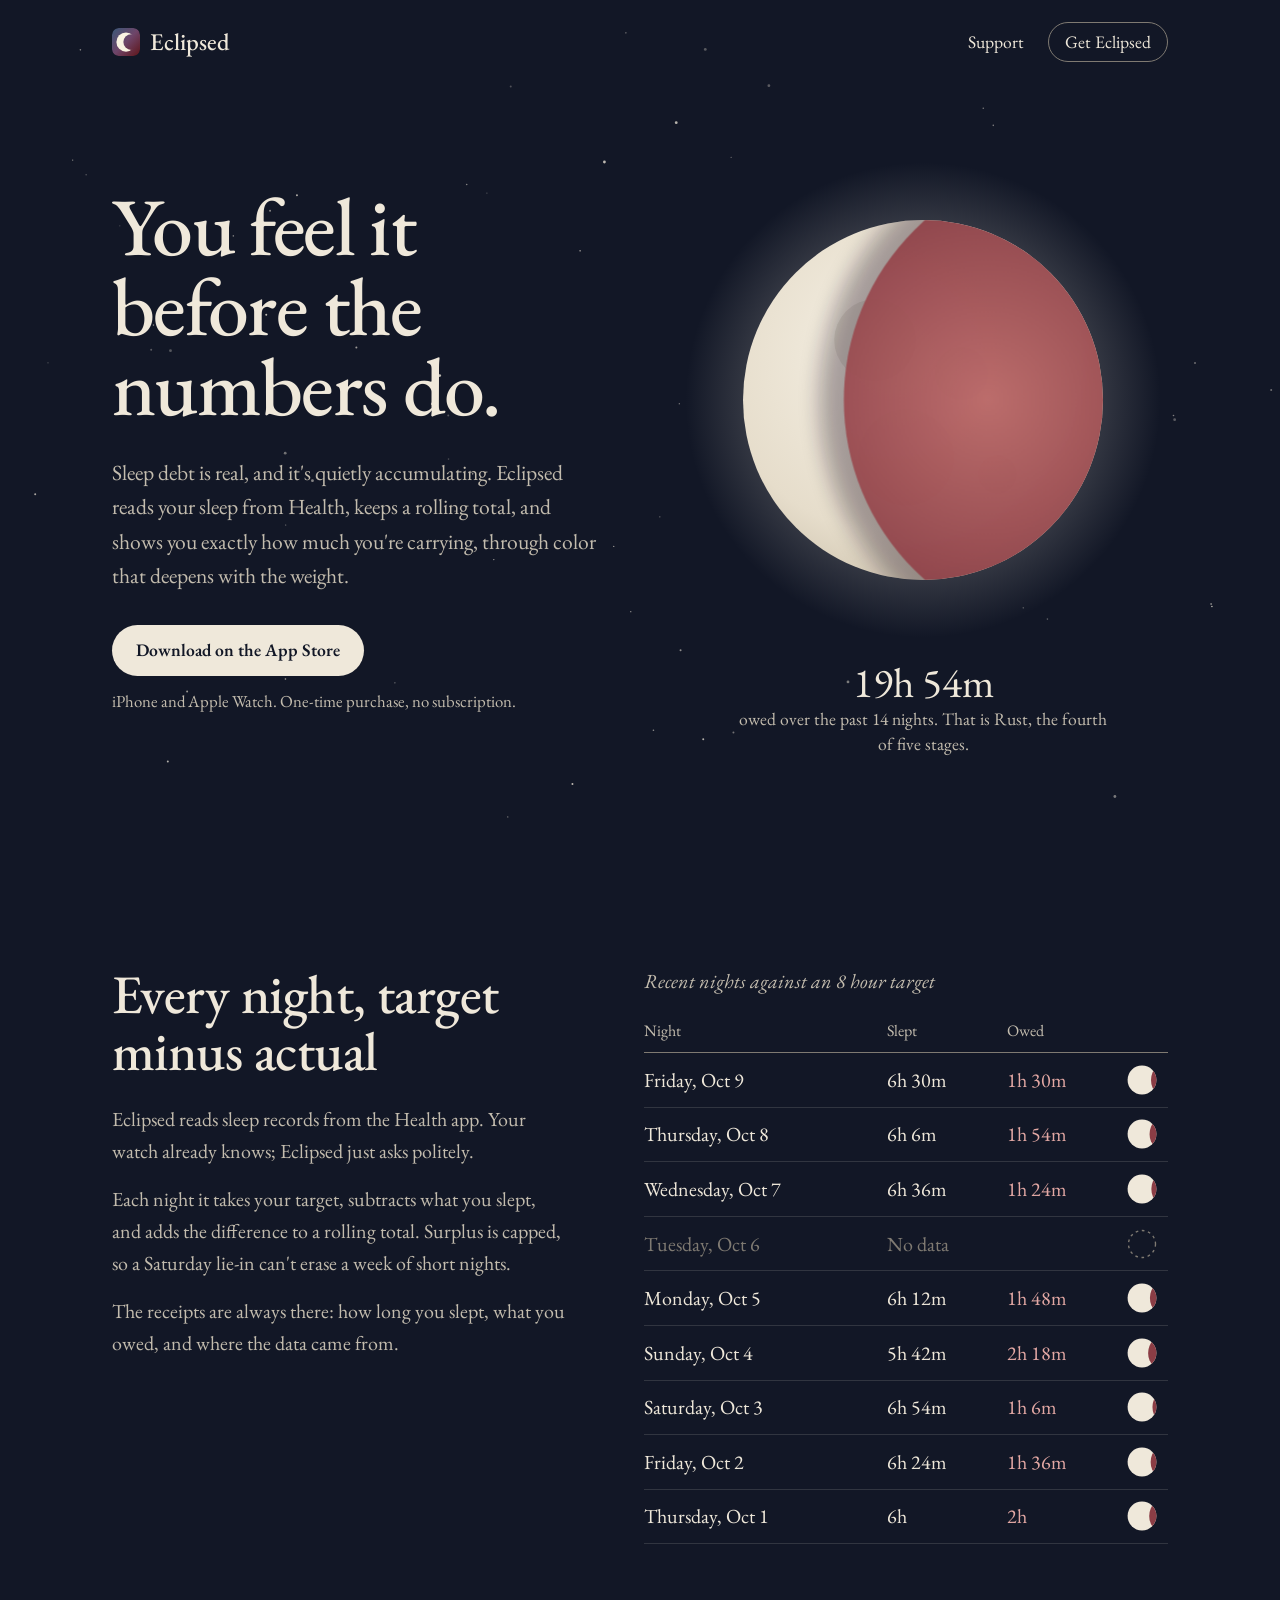
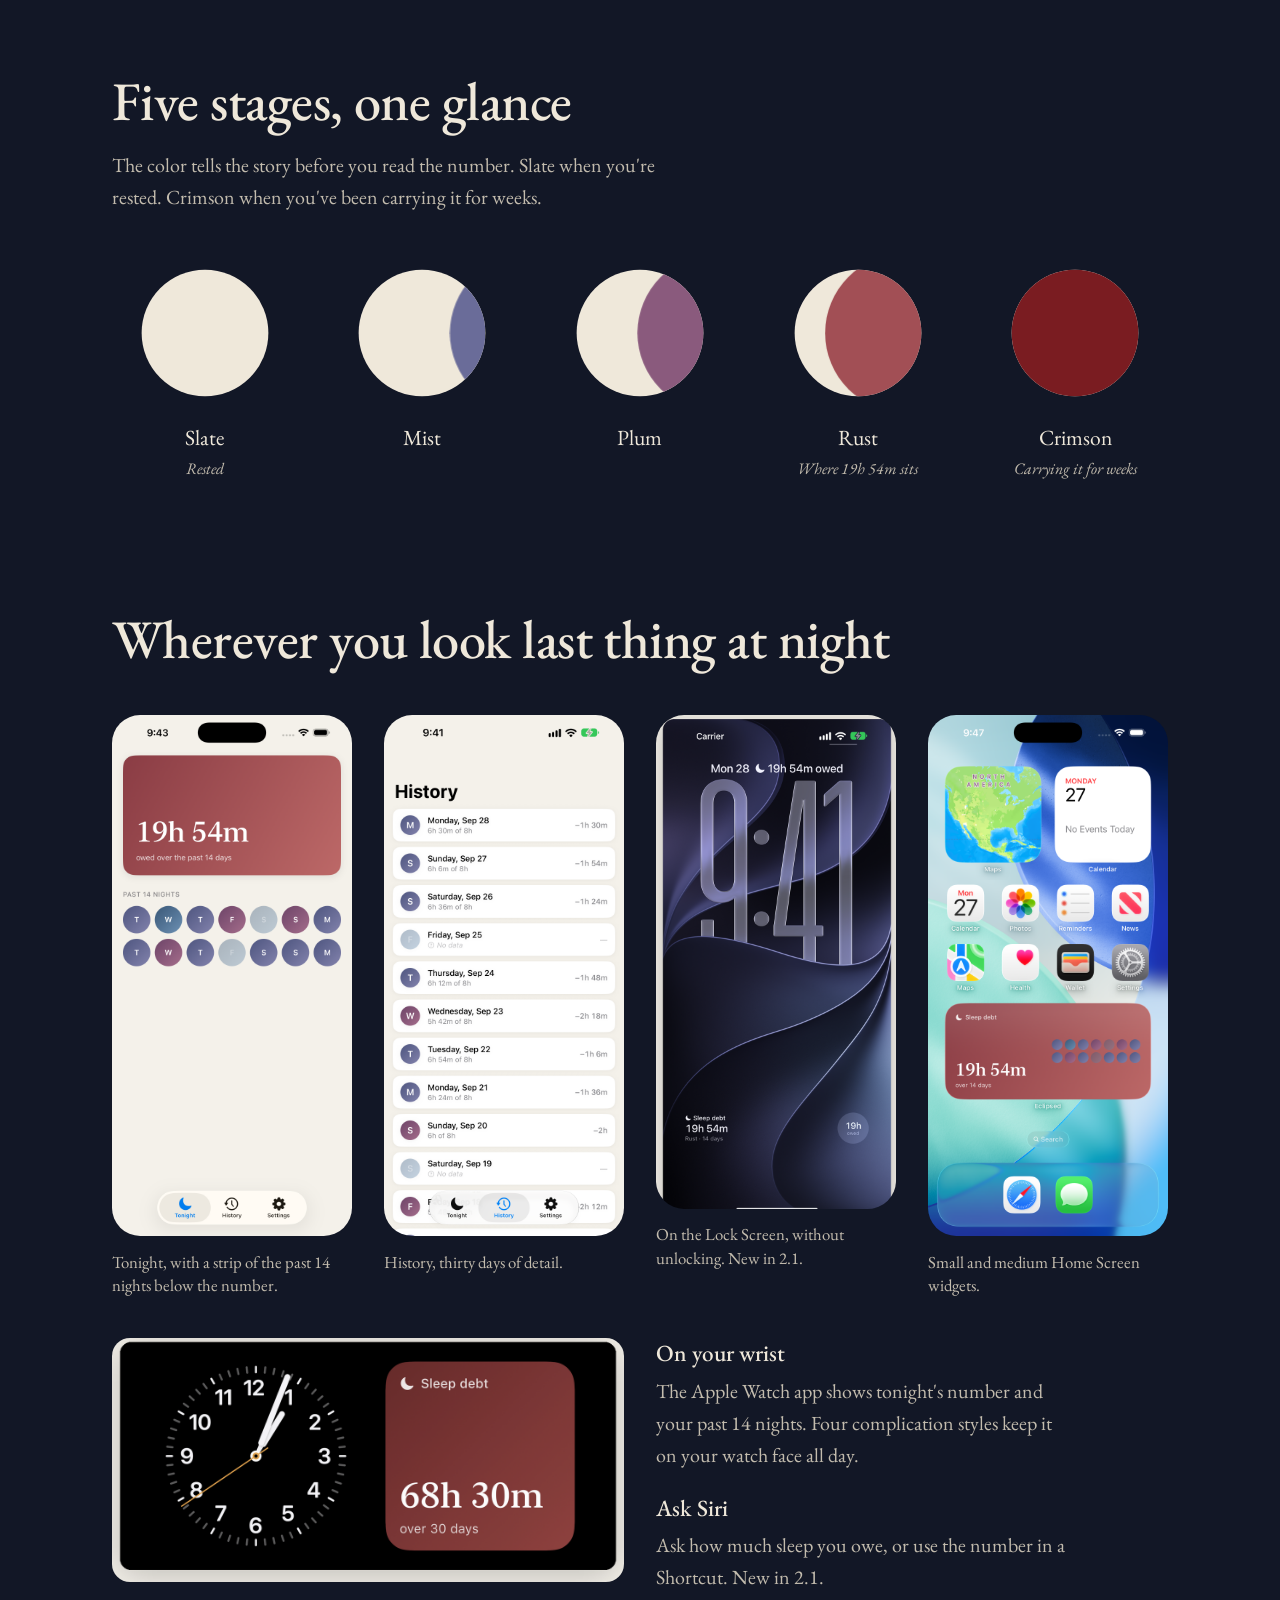
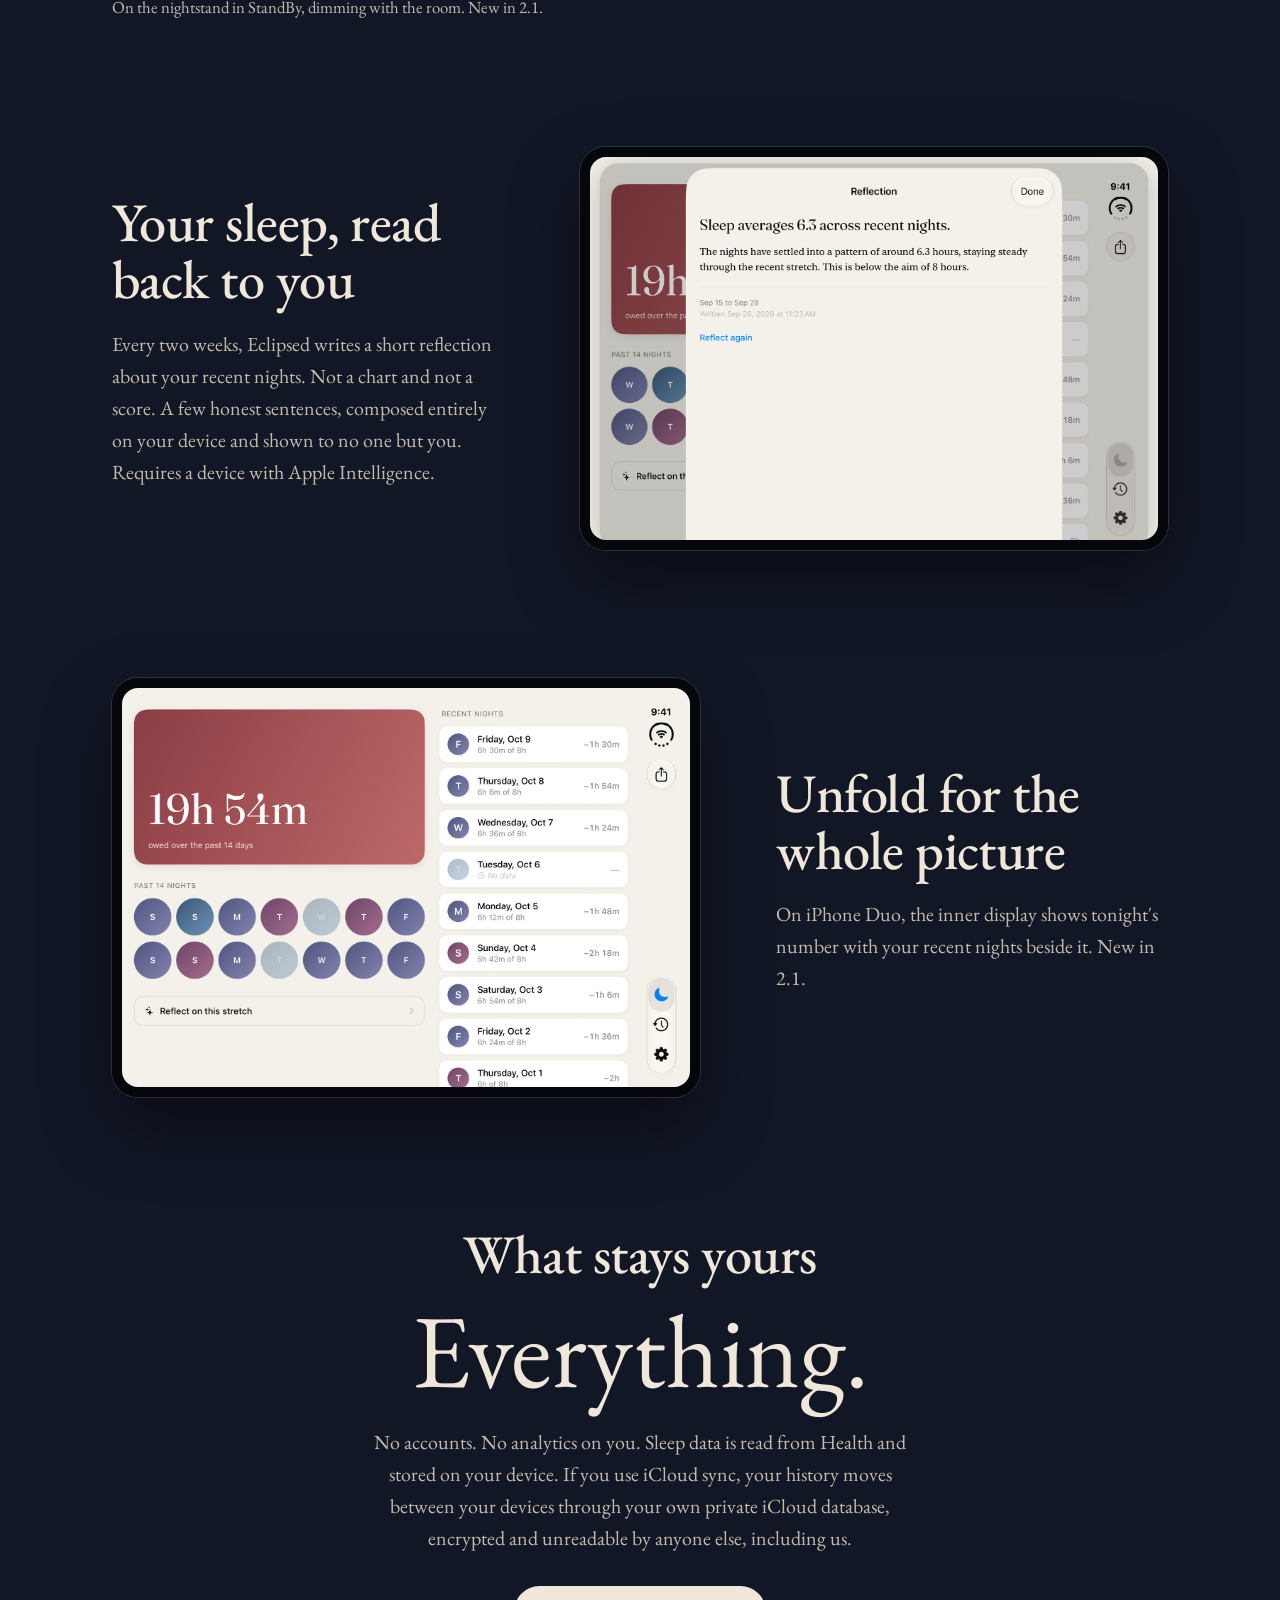
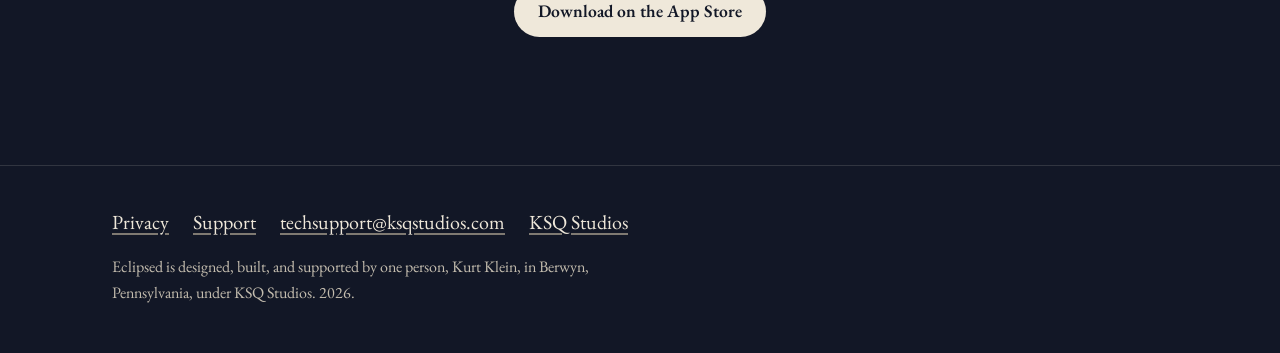
<file: index.html>
<!doctype html>
<html lang="en">
<head>
  <meta charset="utf-8">
  <meta name="viewport" content="width=device-width, initial-scale=1, viewport-fit=cover">
  <meta name="theme-color" content="#121726">
  <title>Eclipsed, you feel it before the numbers do</title>
  <meta name="description" content="Eclipsed shows you the sleep debt you've quietly accumulated. Reads HealthKit, computes a rolling total, surfaces it through a five-stage gradient. On iPhone and Apple Watch. No accounts, no analytics.">
  <meta property="og:type" content="website">
  <meta property="og:url" content="https://eclipsedsleep.app/">
  <meta property="og:title" content="Eclipsed, you feel it before the numbers do">
  <meta property="og:description" content="Sleep debt, made visible. Reads HealthKit, computes a rolling total, surfaces it through a five-stage gradient.">
  <meta property="og:image" content="https://eclipsedsleep.app/og.png">
  <meta name="twitter:card" content="summary_large_image">
  <meta name="twitter:title" content="Eclipsed, you feel it before the numbers do">
  <meta name="twitter:description" content="Sleep debt, made visible.">
  <meta name="twitter:image" content="https://eclipsedsleep.app/og.png">
  <link rel="icon" href="/favicon.svg" type="image/svg+xml">
  <link rel="apple-touch-icon" href="/apple-touch-icon.png">
  <link rel="canonical" href="https://eclipsedsleep.app/">
  <link rel="preconnect" href="https://fonts.googleapis.com">
  <link rel="preconnect" href="https://fonts.gstatic.com" crossorigin>
  <link href="https://fonts.googleapis.com/css2?family=EB+Garamond:wght@400;500;600&display=swap" rel="stylesheet">
  <link rel="stylesheet" href="/style.css">
  <script type="application/ld+json">
  {
    "@context": "https://schema.org",
    "@type": "SoftwareApplication",
    "name": "Eclipsed",
    "operatingSystem": "iOS, watchOS",
    "applicationCategory": "HealthApplication",
    "description": "Sleep debt utility for iPhone and Apple Watch. Reads HealthKit, computes a rolling debt total, surfaces it through a five-stage gradient, and writes a short on-device reflection every two weeks.",
    "publisher": {
      "@type": "Organization",
      "name": "KSQ Studios LLC",
      "url": "https://ksqstudios.com"
    },
    "url": "https://eclipsedsleep.app/",
    "downloadUrl": "https://apps.apple.com/us/app/eclipsed/id6764891875"
  }
  </script>
</head>
<body>

<header class="bar">
  <div class="bar-inner">
    <a class="mark" href="/">
      <img src="/favicon.svg" alt="" width="28" height="28">
      Eclipsed
    </a>
    <nav aria-label="Site">
      <a href="/support">Support</a>
      <a class="bar-cta" href="https://apps.apple.com/us/app/eclipsed/id6764891875" rel="noopener">Get Eclipsed</a>
    </nav>
  </div>
</header>

<main>

  <!-- The hero is a lunar eclipse. The earth's shadow crosses the moon and
       turns it red, the way the app's stages run from slate to crimson. -->
  <section class="hero">
    <svg class="stars" aria-hidden="true" preserveAspectRatio="none"><circle cx="3.75%" cy="43.36%" r="0.6" fill="var(--moon)" opacity="0.38"/><circle cx="55.10%" cy="5.91%" r="1.4" fill="var(--moon)" opacity="0.32"/><circle cx="22.32%" cy="62.74%" r="0.6" fill="var(--moon)" opacity="0.57"/><circle cx="39.67%" cy="97.63%" r="0.6" fill="var(--moon)" opacity="0.56"/><circle cx="13.32%" cy="41.91%" r="1.4" fill="var(--moon)" opacity="0.31"/><circle cx="30.85%" cy="81.61%" r="0.8" fill="var(--moon)" opacity="0.31"/><circle cx="57.12%" cy="18.79%" r="0.6" fill="var(--moon)" opacity="0.55"/><circle cx="6.28%" cy="5.96%" r="0.8" fill="var(--moon)" opacity="0.52"/><circle cx="53.17%" cy="77.72%" r="1.0" fill="var(--moon)" opacity="0.57"/><circle cx="45.32%" cy="29.98%" r="0.8" fill="var(--moon)" opacity="0.63"/><circle cx="24.41%" cy="57.44%" r="1.4" fill="var(--moon)" opacity="0.52"/><circle cx="34.35%" cy="44.88%" r="1.4" fill="var(--moon)" opacity="0.79"/><circle cx="11.81%" cy="41.81%" r="1.0" fill="var(--moon)" opacity="0.33"/><circle cx="48.90%" cy="3.92%" r="0.6" fill="var(--moon)" opacity="0.67"/><circle cx="57.30%" cy="87.55%" r="1.0" fill="var(--moon)" opacity="0.44"/><circle cx="35.02%" cy="49.67%" r="1.0" fill="var(--moon)" opacity="0.29"/><circle cx="9.36%" cy="26.99%" r="0.6" fill="var(--moon)" opacity="0.28"/><circle cx="70.15%" cy="64.71%" r="1.0" fill="var(--moon)" opacity="0.41"/><circle cx="38.58%" cy="66.87%" r="0.6" fill="var(--moon)" opacity="0.77"/><circle cx="35.55%" cy="61.09%" r="1.0" fill="var(--moon)" opacity="0.28"/><circle cx="76.82%" cy="12.93%" r="0.8" fill="var(--moon)" opacity="0.47"/><circle cx="91.68%" cy="49.65%" r="0.8" fill="var(--moon)" opacity="0.50"/><circle cx="54.94%" cy="88.34%" r="1.0" fill="var(--moon)" opacity="0.73"/><circle cx="27.84%" cy="41.53%" r="1.0" fill="var(--moon)" opacity="0.63"/><circle cx="38.04%" cy="23.08%" r="0.6" fill="var(--moon)" opacity="0.35"/><circle cx="23.20%" cy="23.33%" r="1.0" fill="var(--moon)" opacity="0.71"/><circle cx="18.23%" cy="28.19%" r="0.8" fill="var(--moon)" opacity="0.48"/><circle cx="36.93%" cy="56.63%" r="0.8" fill="var(--moon)" opacity="0.63"/><circle cx="51.55%" cy="61.76%" r="0.6" fill="var(--moon)" opacity="0.50"/><circle cx="87.10%" cy="95.19%" r="1.4" fill="var(--moon)" opacity="0.47"/><circle cx="39.90%" cy="10.35%" r="1.0" fill="var(--moon)" opacity="0.28"/><circle cx="6.73%" cy="20.88%" r="0.8" fill="var(--moon)" opacity="0.31"/><circle cx="60.07%" cy="10.24%" r="1.4" fill="var(--moon)" opacity="0.33"/><circle cx="10.15%" cy="36.36%" r="0.6" fill="var(--moon)" opacity="0.29"/><circle cx="20.80%" cy="37.62%" r="1.0" fill="var(--moon)" opacity="0.78"/><circle cx="60.23%" cy="47.42%" r="0.6" fill="var(--moon)" opacity="0.72"/><circle cx="99.31%" cy="46.60%" r="1.0" fill="var(--moon)" opacity="0.42"/><circle cx="14.41%" cy="74.97%" r="1.0" fill="var(--moon)" opacity="0.51"/><circle cx="69.21%" cy="51.63%" r="0.8" fill="var(--moon)" opacity="0.77"/><circle cx="52.83%" cy="14.66%" r="1.4" fill="var(--moon)" opacity="0.75"/><circle cx="75.81%" cy="29.81%" r="0.6" fill="var(--moon)" opacity="0.63"/><circle cx="26.11%" cy="36.67%" r="0.8" fill="var(--moon)" opacity="0.45"/><circle cx="22.28%" cy="54.16%" r="1.4" fill="var(--moon)" opacity="0.43"/><circle cx="22.30%" cy="81.15%" r="0.8" fill="var(--moon)" opacity="0.69"/><circle cx="81.83%" cy="73.99%" r="0.8" fill="var(--moon)" opacity="0.36"/><circle cx="49.28%" cy="73.10%" r="0.6" fill="var(--moon)" opacity="0.68"/><circle cx="47.22%" cy="19.36%" r="1.4" fill="var(--moon)" opacity="0.78"/><circle cx="44.72%" cy="93.70%" r="1.0" fill="var(--moon)" opacity="0.78"/><circle cx="36.46%" cy="22.05%" r="0.8" fill="var(--moon)" opacity="0.51"/><circle cx="33.77%" cy="48.27%" r="1.4" fill="var(--moon)" opacity="0.71"/><circle cx="47.95%" cy="65.30%" r="0.6" fill="var(--moon)" opacity="0.71"/><circle cx="11.99%" cy="38.85%" r="0.8" fill="var(--moon)" opacity="0.51"/><circle cx="17.85%" cy="78.91%" r="1.0" fill="var(--moon)" opacity="0.30"/><circle cx="94.62%" cy="72.18%" r="1.0" fill="var(--moon)" opacity="0.47"/><circle cx="94.68%" cy="72.48%" r="0.8" fill="var(--moon)" opacity="0.80"/><circle cx="2.75%" cy="59.08%" r="1.0" fill="var(--moon)" opacity="0.69"/><circle cx="14.62%" cy="82.65%" r="1.0" fill="var(--moon)" opacity="0.61"/><circle cx="35.04%" cy="54.87%" r="0.8" fill="var(--moon)" opacity="0.26"/><circle cx="79.94%" cy="72.64%" r="0.6" fill="var(--moon)" opacity="0.54"/><circle cx="93.36%" cy="43.38%" r="0.8" fill="var(--moon)" opacity="0.70"/><circle cx="21.10%" cy="25.18%" r="1.0" fill="var(--moon)" opacity="0.53"/><circle cx="76.37%" cy="32.60%" r="1.4" fill="var(--moon)" opacity="0.48"/><circle cx="13.11%" cy="91.00%" r="1.0" fill="var(--moon)" opacity="0.74"/><circle cx="66.25%" cy="81.50%" r="1.4" fill="var(--moon)" opacity="0.48"/><circle cx="91.77%" cy="50.16%" r="1.4" fill="var(--moon)" opacity="0.33"/><circle cx="51.05%" cy="87.28%" r="0.8" fill="var(--moon)" opacity="0.58"/><circle cx="77.60%" cy="14.98%" r="0.8" fill="var(--moon)" opacity="0.51"/><circle cx="72.52%" cy="55.65%" r="1.0" fill="var(--moon)" opacity="0.63"/><circle cx="53.07%" cy="48.25%" r="0.6" fill="var(--moon)" opacity="0.74"/><circle cx="5.68%" cy="19.13%" r="0.6" fill="var(--moon)" opacity="0.67"/></svg>
    <div class="hero-inner">
      <div class="hero-copy">
        <h1>You feel it before the numbers do.</h1>
        <p class="lede">
          Sleep debt is real, and it's quietly accumulating. Eclipsed reads
          your sleep from Health, keeps a rolling total, and shows you exactly
          how much you're carrying, through color that deepens with the
          weight.
        </p>
        <p class="buy">
          <a class="button" href="https://apps.apple.com/us/app/eclipsed/id6764891875" rel="noopener">Download on the App Store</a>
          <span>iPhone and Apple Watch. One-time purchase, no subscription.</span>
        </p>
      </div>

      <figure class="eclipse">
        <svg viewBox="0 0 400 400" role="img" aria-labelledby="eclipse-caption">
          <defs>
            <radialGradient id="moonlight" cx="42%" cy="38%" r="70%">
              <stop offset="0" stop-color="#f6f1e6"/>
              <stop offset="0.7" stop-color="#e6ddcb"/>
              <stop offset="1" stop-color="#cdc2ad"/>
            </radialGradient>
            <radialGradient id="blood" cx="30%" cy="50%" r="80%">
              <stop offset="0" stop-color="#bd6968"/>
              <stop offset="0.55" stop-color="#8b3d45"/>
              <stop offset="1" stop-color="#5e1418"/>
            </radialGradient>
            <filter id="soft" x="-20%" y="-20%" width="140%" height="140%">
              <feGaussianBlur stdDeviation="9"/>
            </filter>
            <radialGradient id="glow">
              <stop offset="0.72" stop-color="#f6f1e6" stop-opacity="0.16"/>
              <stop offset="1" stop-color="#f6f1e6" stop-opacity="0"/>
            </radialGradient>
            <clipPath id="disc"><circle cx="200" cy="200" r="150"/></clipPath>
          </defs>
          <circle cx="200" cy="200" r="198" fill="url(#glow)"/>
          <circle cx="200" cy="200" r="150" fill="url(#moonlight)"/>
          <g clip-path="url(#disc)" opacity="0.14" fill="#7c725f">
            <circle cx="160" cy="150" r="34"/>
            <circle cx="232" cy="178" r="22"/>
            <circle cx="186" cy="248" r="40"/>
            <circle cx="262" cy="262" r="16"/>
          </g>
          <g clip-path="url(#disc)">
            <g class="shadow">
              <circle cx="334" cy="200" r="220" fill="#1a1020" opacity="0.35" filter="url(#soft)"/>
              <circle cx="334" cy="200" r="200" fill="url(#blood)" opacity="0.93"/>
            </g>
          </g>
        </svg>
        <figcaption id="eclipse-caption">
          <span class="eclipse-figure">19h 54m</span>
          owed over the past 14 nights. That is Rust, the fourth of five stages.
        </figcaption>
      </figure>
    </div>
  </section>

  <section class="almanac" aria-labelledby="almanac-title">
    <div class="almanac-copy">
      <h2 id="almanac-title">Every night, target minus actual</h2>
      <p>
        Eclipsed reads sleep records from the Health app. Your watch already
        knows; Eclipsed just asks politely.
      </p>
      <p>
        Each night it takes your target, subtracts what you slept, and adds
        the difference to a rolling total. Surplus is capped, so a Saturday
        lie-in can't erase a week of short nights.
      </p>
      <p>
        The receipts are always there: how long you slept, what you owed,
        and where the data came from.
      </p>
    </div>
    <figure class="ledger">
      <table>
        <caption>Recent nights against an 8 hour target</caption>
        <thead>
          <tr><th scope="col">Night</th><th scope="col">Slept</th><th scope="col">Owed</th><th scope="col"><span class="visually-hidden">Shown as an eclipse</span></th></tr>
        </thead>
        <tbody>
            <tr><th scope="row">Friday, Oct 9</th><td>6h 30m</td><td>1h 30m</td><td><svg class="night-moon" viewBox="0 0 40 40" role="img" aria-label="1h 30m owed of 8 hours"><defs><clipPath id="m324020"><circle cx="20" cy="20" r="16"/></clipPath></defs><circle cx="20" cy="20" r="16" fill="var(--moon)"/><g clip-path="url(#m324020)"><circle class="umbra" cx="50.80" cy="20" r="20.80" fill="var(--rust-shadow)"/></g></svg></td></tr>
            <tr><th scope="row">Thursday, Oct 8</th><td>6h 6m</td><td>1h 54m</td><td><svg class="night-moon" viewBox="0 0 40 40" role="img" aria-label="1h 54m owed of 8 hours"><defs><clipPath id="m151086"><circle cx="20" cy="20" r="16"/></clipPath></defs><circle cx="20" cy="20" r="16" fill="var(--moon)"/><g clip-path="url(#m151086)"><circle class="umbra" cx="49.20" cy="20" r="20.80" fill="var(--rust-shadow)"/></g></svg></td></tr>
            <tr><th scope="row">Wednesday, Oct 7</th><td>6h 36m</td><td>1h 24m</td><td><svg class="night-moon" viewBox="0 0 40 40" role="img" aria-label="1h 24m owed of 8 hours"><defs><clipPath id="m651109"><circle cx="20" cy="20" r="16"/></clipPath></defs><circle cx="20" cy="20" r="16" fill="var(--moon)"/><g clip-path="url(#m651109)"><circle class="umbra" cx="51.20" cy="20" r="20.80" fill="var(--rust-shadow)"/></g></svg></td></tr>
            <tr class="no-data"><th scope="row">Tuesday, Oct 6</th><td>No data</td><td></td><td><svg class="night-moon" viewBox="0 0 40 40" aria-hidden="true"><circle cx="20" cy="20" r="15" fill="none" stroke="var(--moon-dim)" stroke-width="1.5" stroke-dasharray="3 4"/></svg></td></tr>
            <tr><th scope="row">Monday, Oct 5</th><td>6h 12m</td><td>1h 48m</td><td><svg class="night-moon" viewBox="0 0 40 40" role="img" aria-label="1h 48m owed of 8 hours"><defs><clipPath id="m72661"><circle cx="20" cy="20" r="16"/></clipPath></defs><circle cx="20" cy="20" r="16" fill="var(--moon)"/><g clip-path="url(#m72661)"><circle class="umbra" cx="49.60" cy="20" r="20.80" fill="var(--rust-shadow)"/></g></svg></td></tr>
            <tr><th scope="row">Sunday, Oct 4</th><td>5h 42m</td><td>2h 18m</td><td><svg class="night-moon" viewBox="0 0 40 40" role="img" aria-label="2h 18m owed of 8 hours"><defs><clipPath id="m536169"><circle cx="20" cy="20" r="16"/></clipPath></defs><circle cx="20" cy="20" r="16" fill="var(--moon)"/><g clip-path="url(#m536169)"><circle class="umbra" cx="47.60" cy="20" r="20.80" fill="var(--rust-shadow)"/></g></svg></td></tr>
            <tr><th scope="row">Saturday, Oct 3</th><td>6h 54m</td><td>1h 6m</td><td><svg class="night-moon" viewBox="0 0 40 40" role="img" aria-label="1h 6m owed of 8 hours"><defs><clipPath id="m365826"><circle cx="20" cy="20" r="16"/></clipPath></defs><circle cx="20" cy="20" r="16" fill="var(--moon)"/><g clip-path="url(#m365826)"><circle class="umbra" cx="52.40" cy="20" r="20.80" fill="var(--rust-shadow)"/></g></svg></td></tr>
            <tr><th scope="row">Friday, Oct 2</th><td>6h 24m</td><td>1h 36m</td><td><svg class="night-moon" viewBox="0 0 40 40" role="img" aria-label="1h 36m owed of 8 hours"><defs><clipPath id="m58198"><circle cx="20" cy="20" r="16"/></clipPath></defs><circle cx="20" cy="20" r="16" fill="var(--moon)"/><g clip-path="url(#m58198)"><circle class="umbra" cx="50.40" cy="20" r="20.80" fill="var(--rust-shadow)"/></g></svg></td></tr>
            <tr><th scope="row">Thursday, Oct 1</th><td>6h</td><td>2h</td><td><svg class="night-moon" viewBox="0 0 40 40" role="img" aria-label="2h owed of 8 hours"><defs><clipPath id="m507685"><circle cx="20" cy="20" r="16"/></clipPath></defs><circle cx="20" cy="20" r="16" fill="var(--moon)"/><g clip-path="url(#m507685)"><circle class="umbra" cx="48.80" cy="20" r="20.80" fill="var(--rust-shadow)"/></g></svg></td></tr>
        </tbody>
      </table>
    </figure>
  </section>

  <section class="stages" aria-labelledby="stages-title">
    <h2 id="stages-title">Five stages, one glance</h2>
    <p class="stages-lede">
      The color tells the story before you read the number. Slate when
      you're rested. Crimson when you've been carrying it for weeks.
    </p>
    <ol class="stage-list" id="stage-list">
          <li style="--i:0"><svg viewBox="0 0 100 100" aria-hidden="true"><defs><clipPath id="st0"><circle cx="50" cy="50" r="44"/></clipPath></defs><circle cx="50" cy="50" r="44" fill="var(--moon)"/><g clip-path="url(#st0)"><circle class="umbra" style="--travel:4.0px" cx="149.00" cy="50" r="55.00" fill="var(--slate)"/></g></svg><p class="stage-name">Slate</p><p class="stage-note">Rested</p></li>
          <li style="--i:1"><svg viewBox="0 0 100 100" aria-hidden="true"><defs><clipPath id="st1"><circle cx="50" cy="50" r="44"/></clipPath></defs><circle cx="50" cy="50" r="44" fill="var(--moon)"/><g clip-path="url(#st1)"><circle class="umbra" style="--travel:28.6px" cx="124.36" cy="50" r="55.00" fill="var(--mist)"/></g></svg><p class="stage-name">Mist</p></li>
          <li style="--i:2"><svg viewBox="0 0 100 100" aria-hidden="true"><defs><clipPath id="st2"><circle cx="50" cy="50" r="44"/></clipPath></defs><circle cx="50" cy="50" r="44" fill="var(--moon)"/><g clip-path="url(#st2)"><circle class="umbra" style="--travel:49.8px" cx="103.24" cy="50" r="55.00" fill="var(--plum)"/></g></svg><p class="stage-name">Plum</p></li>
          <li style="--i:3"><svg viewBox="0 0 100 100" aria-hidden="true"><defs><clipPath id="st3"><circle cx="50" cy="50" r="44"/></clipPath></defs><circle cx="50" cy="50" r="44" fill="var(--moon)"/><g clip-path="url(#st3)"><circle class="umbra" style="--travel:70.9px" cx="82.12" cy="50" r="55.00" fill="var(--rust)"/></g></svg><p class="stage-name">Rust</p><p class="stage-note">Where 19h 54m sits</p></li>
          <li style="--i:4"><svg viewBox="0 0 100 100" aria-hidden="true"><defs><clipPath id="st4"><circle cx="50" cy="50" r="44"/></clipPath></defs><circle cx="50" cy="50" r="44" fill="var(--moon)"/><g clip-path="url(#st4)"><circle class="umbra" style="--travel:103.0px" cx="50.00" cy="50" r="46.00" fill="var(--crimson)"/></g></svg><p class="stage-name">Crimson</p><p class="stage-note">Carrying it for weeks</p></li>
    </ol>
  </section>

  <section class="places" aria-labelledby="places-title">
    <h2 id="places-title">Wherever you look last thing at night</h2>
    <div class="places-grid">
      <figure class="place place--phone">
        <img src="/screenshots/tonight.png" alt="Tonight in Eclipsed: 19h 54m owed over the past 14 days, with a strip of the past 14 nights below." width="1320" height="2868" loading="lazy">
        <figcaption>Tonight, with a strip of the past 14 nights below the number.</figcaption>
      </figure>
      <figure class="place place--phone">
        <img src="/screenshots/history.png" alt="History in Eclipsed: each night with hours slept against an 8 hour target and the amount owed." width="1320" height="2868" loading="lazy">
        <figcaption>History, thirty days of detail.</figcaption>
      </figure>
      <figure class="place place--phone">
        <img src="/screenshots/lockscreen.png" alt="An iPhone Lock Screen showing 19h 54m owed under the date and in a widget." width="720" height="1482" loading="lazy">
        <figcaption>On the Lock Screen, without unlocking. New in 2.1.</figcaption>
      </figure>
      <figure class="place place--phone">
        <img src="/screenshots/widget.png" alt="A Home Screen with the Eclipsed widget showing 19h 54m over 14 days." width="1320" height="2868" loading="lazy">
        <figcaption>Small and medium Home Screen widgets.</figcaption>
      </figure>
      <figure class="place place--wide">
        <img src="/screenshots/standby.png" alt="StandBy on a nightstand: a clock beside the Eclipsed widget showing 68h 30m over 30 days." width="1200" height="572" loading="lazy">
        <figcaption>On the nightstand in StandBy, dimming with the room. New in 2.1.</figcaption>
      </figure>
      <div class="place place--text">
        <h3>On your wrist</h3>
        <p>
          The Apple Watch app shows tonight's number and your past 14 nights.
          Four complication styles keep it on your watch face all day.
        </p>
        <h3>Ask Siri</h3>
        <p>
          Ask how much sleep you owe, or use the number in a Shortcut. New in
          2.1.
        </p>
      </div>
    </div>
  </section>

  <section class="reflect" aria-labelledby="reflect-title">
    <div class="reflect-copy">
      <h2 id="reflect-title">Your sleep, read back to you</h2>
      <p>
        Every two weeks, Eclipsed writes a short reflection about your recent
        nights. Not a chart and not a score. A few honest sentences, composed
        entirely on your device and shown to no one but you. Requires a device
        with Apple Intelligence.
      </p>
    </div>
    <img class="device" src="/screenshots/duo-reflection.png" alt="A reflection in Eclipsed: Sleep averages 6.3 across recent nights, written on device for September 15 to 28." width="1600" height="1077" loading="lazy">
  </section>

  <section class="unfold" aria-labelledby="unfold-title">
    <img class="device" src="/screenshots/duo-tonight.png" alt="Eclipsed on the unfolded iPhone Duo: 19h 54m owed with the past 14 nights on the left, recent nights listed on the right." width="1600" height="1125" loading="lazy">
    <div class="unfold-copy">
      <h2 id="unfold-title">Unfold for the whole picture</h2>
      <p>
        On iPhone Duo, the inner display shows tonight's number with your
        recent nights beside it. New in 2.1.
      </p>
    </div>
  </section>

  <section class="yours" aria-labelledby="yours-title">
    <h2 id="yours-title">What stays yours</h2>
    <p class="yours-line">Everything.</p>
    <p>
      No accounts. No analytics on you. Sleep data is read from Health and
      stored on your device. If you use iCloud sync, your history moves
      between your devices through your own private iCloud database,
      encrypted and unreadable by anyone else, including us.
    </p>
    <p class="buy">
      <a class="button" href="https://apps.apple.com/us/app/eclipsed/id6764891875" rel="noopener">Download on the App Store</a>
    </p>
  </section>

</main>

<footer class="foot">
  <div class="foot-inner">
    <nav aria-label="Footer">
      <a href="/privacy">Privacy</a>
      <a href="/support">Support</a>
      <a href="mailto:techsupport@ksqstudios.com">techsupport@ksqstudios.com</a>
      <a href="https://ksqstudios.com">KSQ Studios</a>
    </nav>
    <p>Eclipsed is designed, built, and supported by one person, Kurt Klein, in Berwyn, Pennsylvania, under KSQ Studios. 2026.</p>
  </div>
</footer>

<script>
  // The night deepens as you read: the page's sky moves from blue-black
  // toward crimson-black with scroll, the way the debt accumulates.
  (function () {
    var top = [18, 23, 38], bottom = [30, 13, 19];
    var root = document.documentElement;
    function sky() {
      var max = document.documentElement.scrollHeight - innerHeight;
      var t = max > 0 ? Math.min(1, scrollY / max) : 0;
      var c = top.map(function (v, i) { return Math.round(v + (bottom[i] - v) * t); });
      root.style.setProperty('--sky', 'rgb(' + c + ')');
    }
    addEventListener('scroll', sky, { passive: true });
    addEventListener('resize', sky);
    sky();

    // The stages eclipse in sequence when they come into view.
    var list = document.getElementById('stage-list');
    if (!window.matchMedia('(prefers-reduced-motion: reduce)').matches && 'IntersectionObserver' in window) {
      list.classList.add('is-waiting');
      var io = new IntersectionObserver(function (e) {
        if (e[0].isIntersecting) { io.disconnect(); list.classList.remove('is-waiting'); list.classList.add('is-turning'); }
      }, { threshold: 0.5 });
      io.observe(list);
    }
  })();
</script>

</body>
</html>
</file>
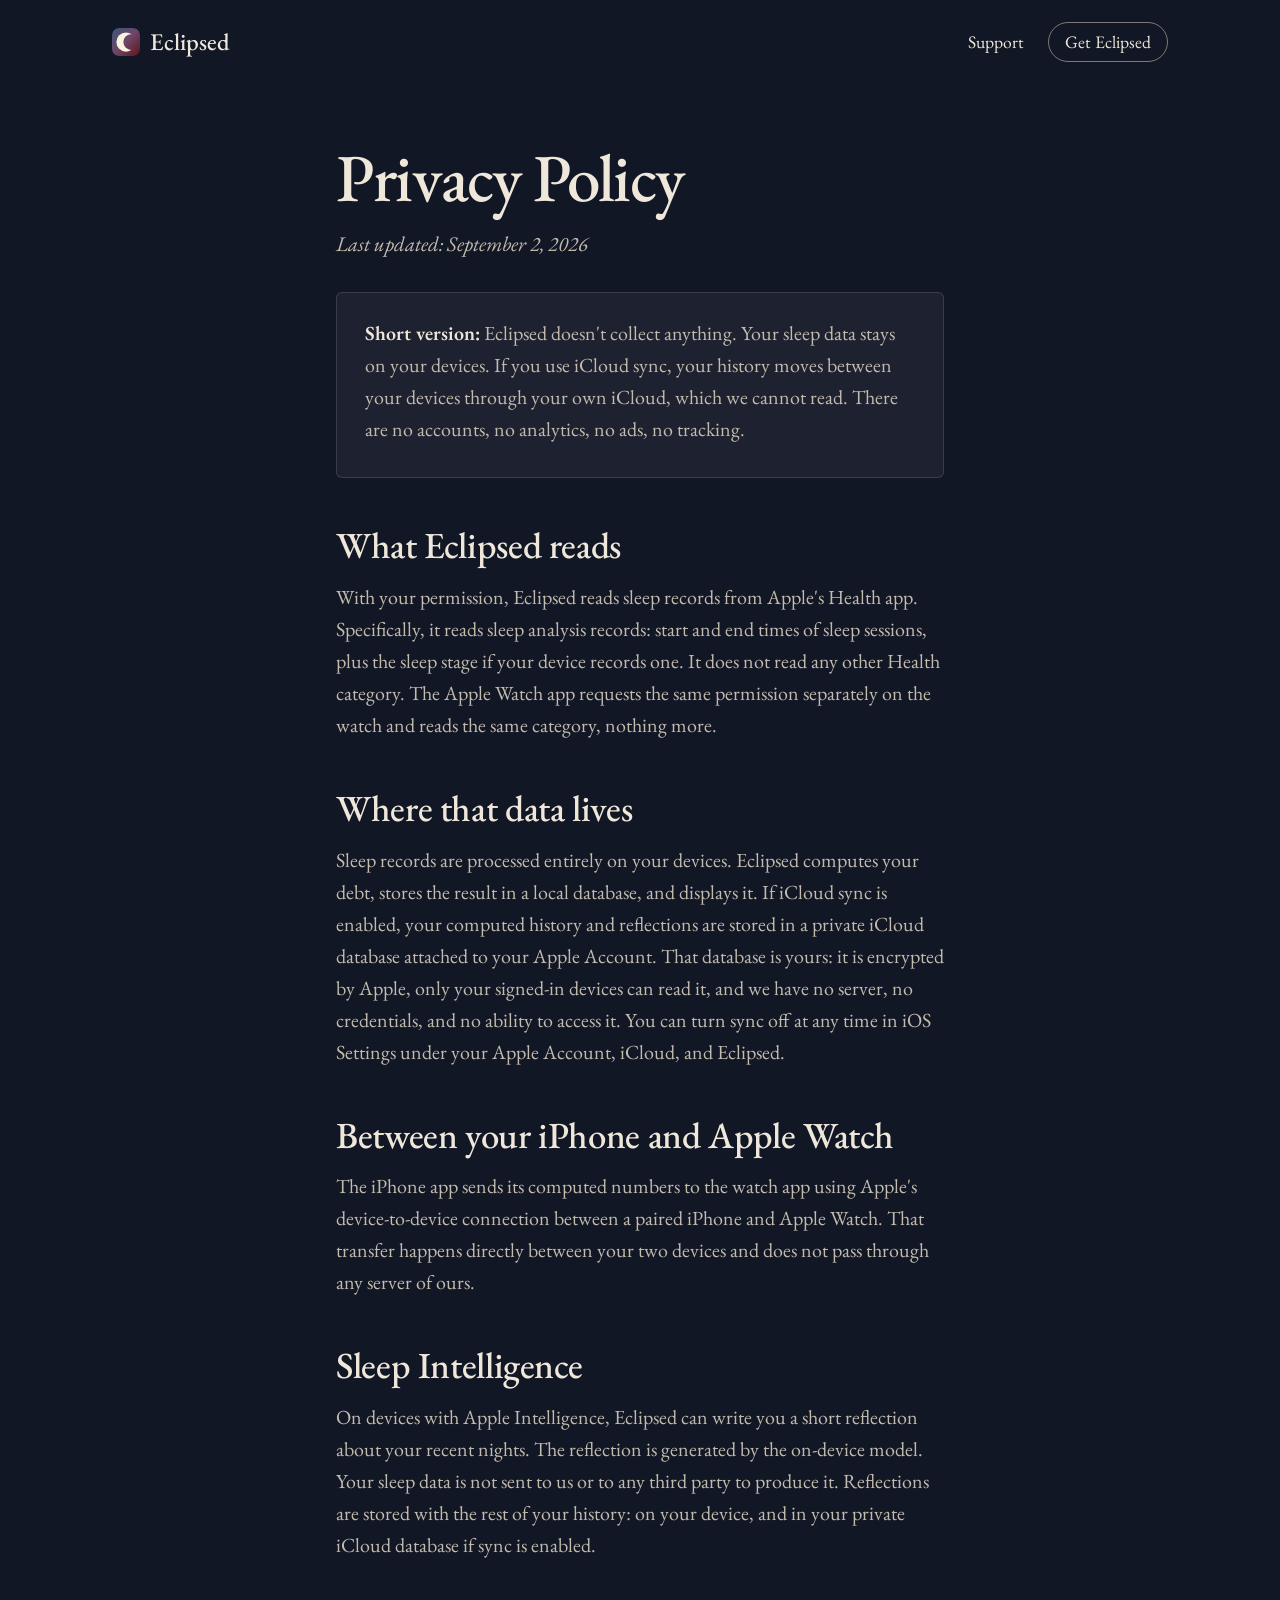
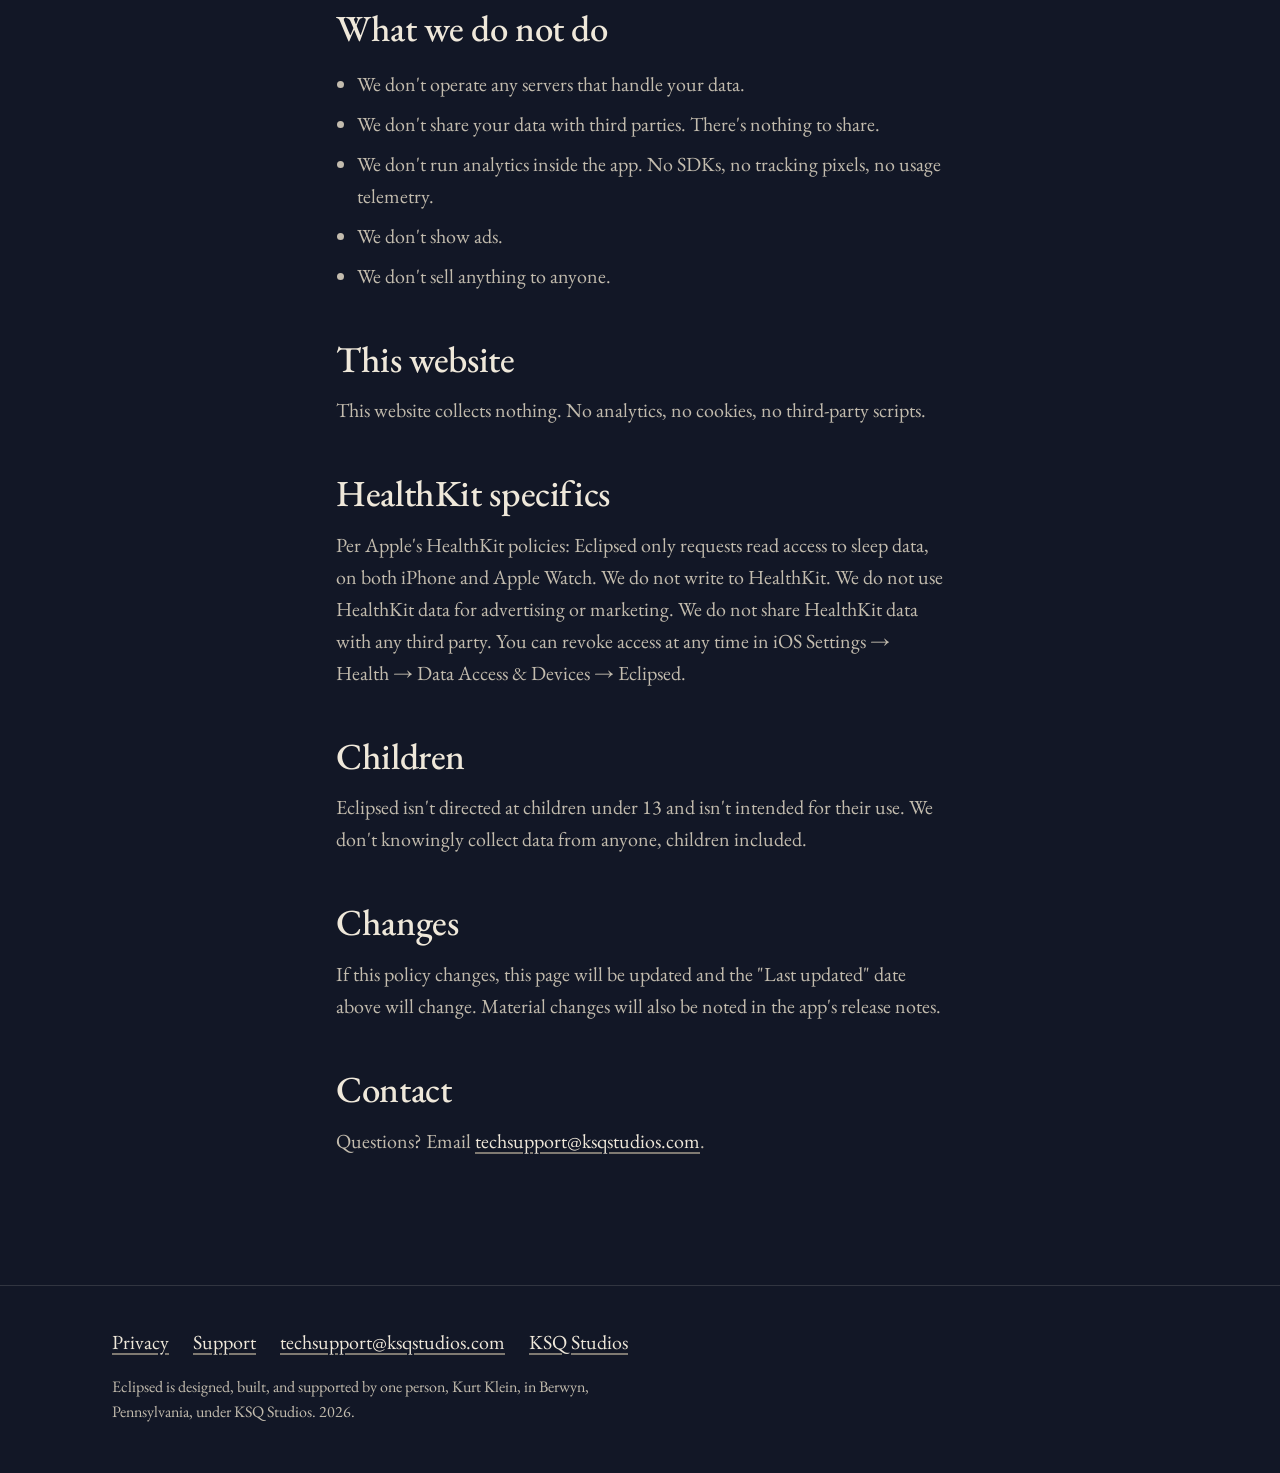
<file: privacy.html>
<!doctype html>
<html lang="en">
<head>
  <meta charset="utf-8">
  <meta name="viewport" content="width=device-width, initial-scale=1">
  <meta name="theme-color" content="#121726">
  <title>Privacy Policy, Eclipsed</title>
  <meta name="description" content="Eclipsed's privacy policy. Short version: we don't collect anything.">
  <link rel="icon" href="/favicon.svg" type="image/svg+xml">
  <link rel="canonical" href="https://eclipsedsleep.app/privacy">
  <link rel="preconnect" href="https://fonts.googleapis.com">
  <link rel="preconnect" href="https://fonts.gstatic.com" crossorigin>
  <link href="https://fonts.googleapis.com/css2?family=EB+Garamond:ital,wght@0,400;0,500;0,600;1,400&display=swap" rel="stylesheet">
  <link rel="stylesheet" href="/style.css">
</head>
<body>

<header class="bar">
  <div class="bar-inner">
    <a class="mark" href="/">
      <img src="/favicon.svg" alt="" width="28" height="28">
      Eclipsed
    </a>
    <nav aria-label="Site">
      <a href="/support">Support</a>
      <a class="bar-cta" href="https://apps.apple.com/us/app/eclipsed/id6764891875" rel="noopener">Get Eclipsed</a>
    </nav>
  </div>
</header>

<main class="doc">

  <h1>Privacy Policy</h1>
  <p class="updated">Last updated: September 2, 2026</p>

  <div class="tldr">
    <p><strong>Short version:</strong> Eclipsed doesn't collect anything. Your sleep data stays on your devices. If you use iCloud sync, your history moves between your devices through your own iCloud, which we cannot read. There are no accounts, no analytics, no ads, no tracking.</p>
  </div>

  <h2>What Eclipsed reads</h2>
  <p>
    With your permission, Eclipsed reads sleep records from Apple's Health app. Specifically, it reads sleep analysis records: start and end times of sleep sessions, plus the sleep stage if your device records one. It does not read any other Health category. The Apple Watch app requests the same permission separately on the watch and reads the same category, nothing more.
  </p>

  <h2>Where that data lives</h2>
  <p>
    Sleep records are processed entirely on your devices. Eclipsed computes your debt, stores the result in a local database, and displays it. If iCloud sync is enabled, your computed history and reflections are stored in a private iCloud database attached to your Apple Account. That database is yours: it is encrypted by Apple, only your signed-in devices can read it, and we have no server, no credentials, and no ability to access it. You can turn sync off at any time in iOS Settings under your Apple Account, iCloud, and Eclipsed.
  </p>

  <h2>Between your iPhone and Apple Watch</h2>
  <p>
    The iPhone app sends its computed numbers to the watch app using Apple's device-to-device connection between a paired iPhone and Apple Watch. That transfer happens directly between your two devices and does not pass through any server of ours.
  </p>

  <h2>Sleep Intelligence</h2>
  <p>
    On devices with Apple Intelligence, Eclipsed can write you a short reflection about your recent nights. The reflection is generated by the on-device model. Your sleep data is not sent to us or to any third party to produce it. Reflections are stored with the rest of your history: on your device, and in your private iCloud database if sync is enabled.
  </p>

  <h2>What we do not do</h2>
  <ul>
    <li>We don't operate any servers that handle your data.</li>
    <li>We don't share your data with third parties. There's nothing to share.</li>
    <li>We don't run analytics inside the app. No SDKs, no tracking pixels, no usage telemetry.</li>
    <li>We don't show ads.</li>
    <li>We don't sell anything to anyone.</li>
  </ul>

  <h2>This website</h2>
  <p>
    This website collects nothing. No analytics, no cookies, no third-party scripts.
  </p>

  <h2>HealthKit specifics</h2>
  <p>
    Per Apple's HealthKit policies: Eclipsed only requests read access to sleep data, on both iPhone and Apple Watch. We do not write to HealthKit. We do not use HealthKit data for advertising or marketing. We do not share HealthKit data with any third party. You can revoke access at any time in iOS Settings &rarr; Health &rarr; Data Access &amp; Devices &rarr; Eclipsed.
  </p>

  <h2>Children</h2>
  <p>
    Eclipsed isn't directed at children under 13 and isn't intended for their use. We don't knowingly collect data from anyone, children included.
  </p>

  <h2>Changes</h2>
  <p>
    If this policy changes, this page will be updated and the "Last updated" date above will change. Material changes will also be noted in the app's release notes.
  </p>

  <h2>Contact</h2>
  <p>
    Questions? Email <a href="mailto:techsupport@ksqstudios.com">techsupport@ksqstudios.com</a>.
  </p>
</main>

<footer class="foot">
  <div class="foot-inner">
    <nav aria-label="Footer">
      <a href="/privacy">Privacy</a>
      <a href="/support">Support</a>
      <a href="mailto:techsupport@ksqstudios.com">techsupport@ksqstudios.com</a>
      <a href="https://ksqstudios.com">KSQ Studios</a>
    </nav>
    <p>Eclipsed is designed, built, and supported by one person, Kurt Klein, in Berwyn, Pennsylvania, under KSQ Studios. 2026.</p>
  </div>
</footer>

</body>
</html>
</file>
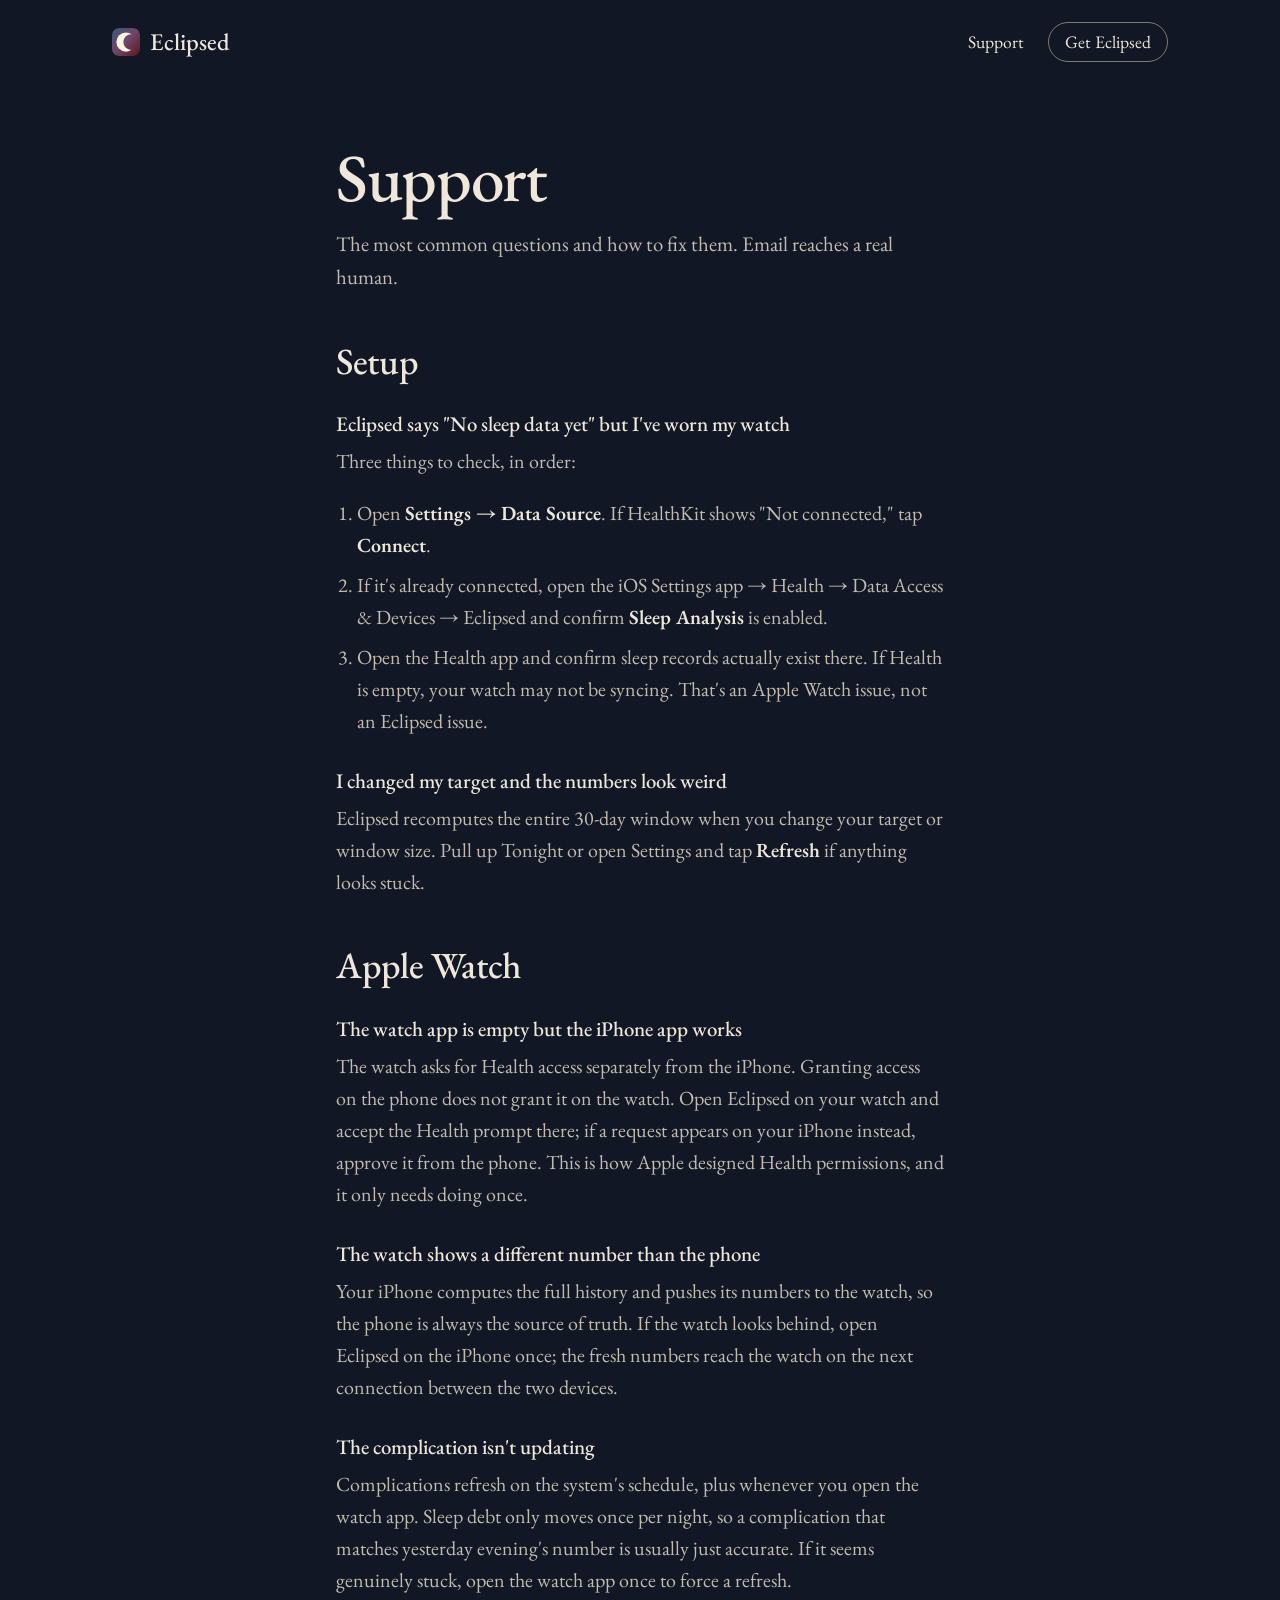
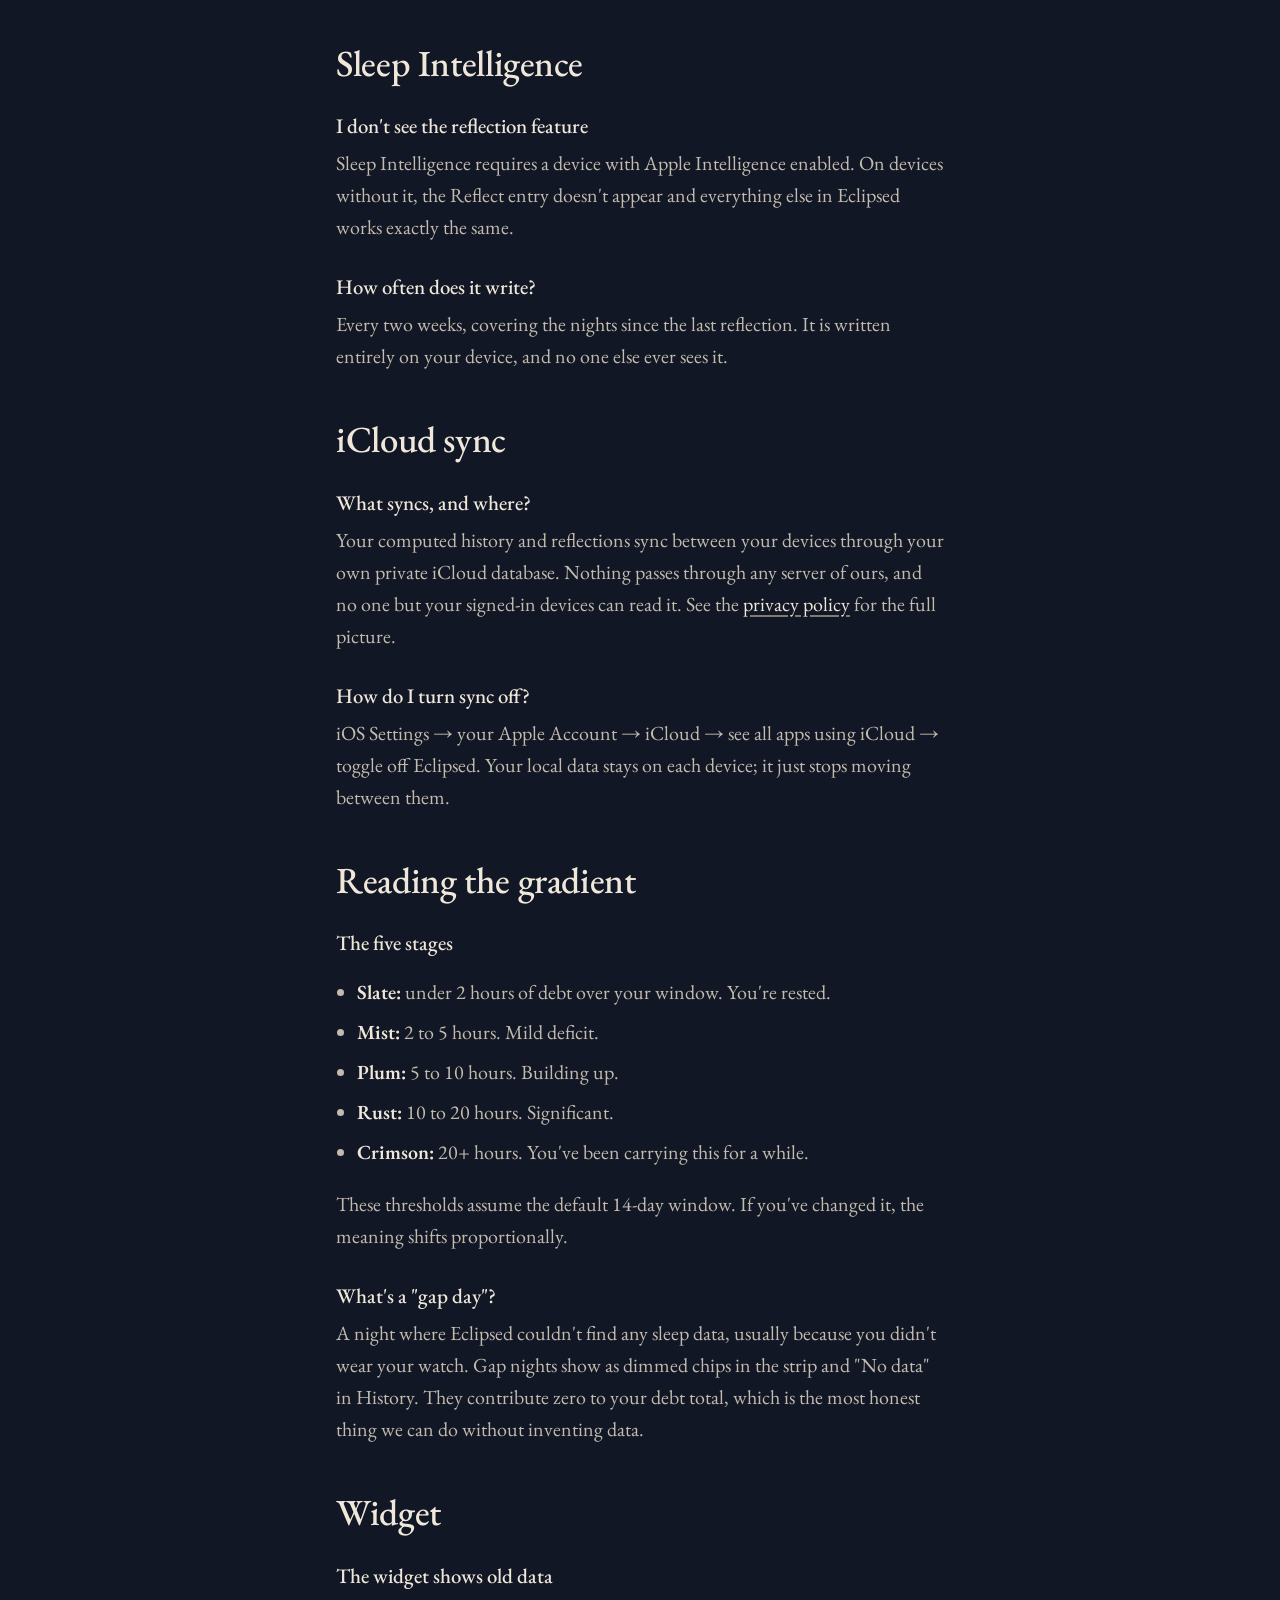
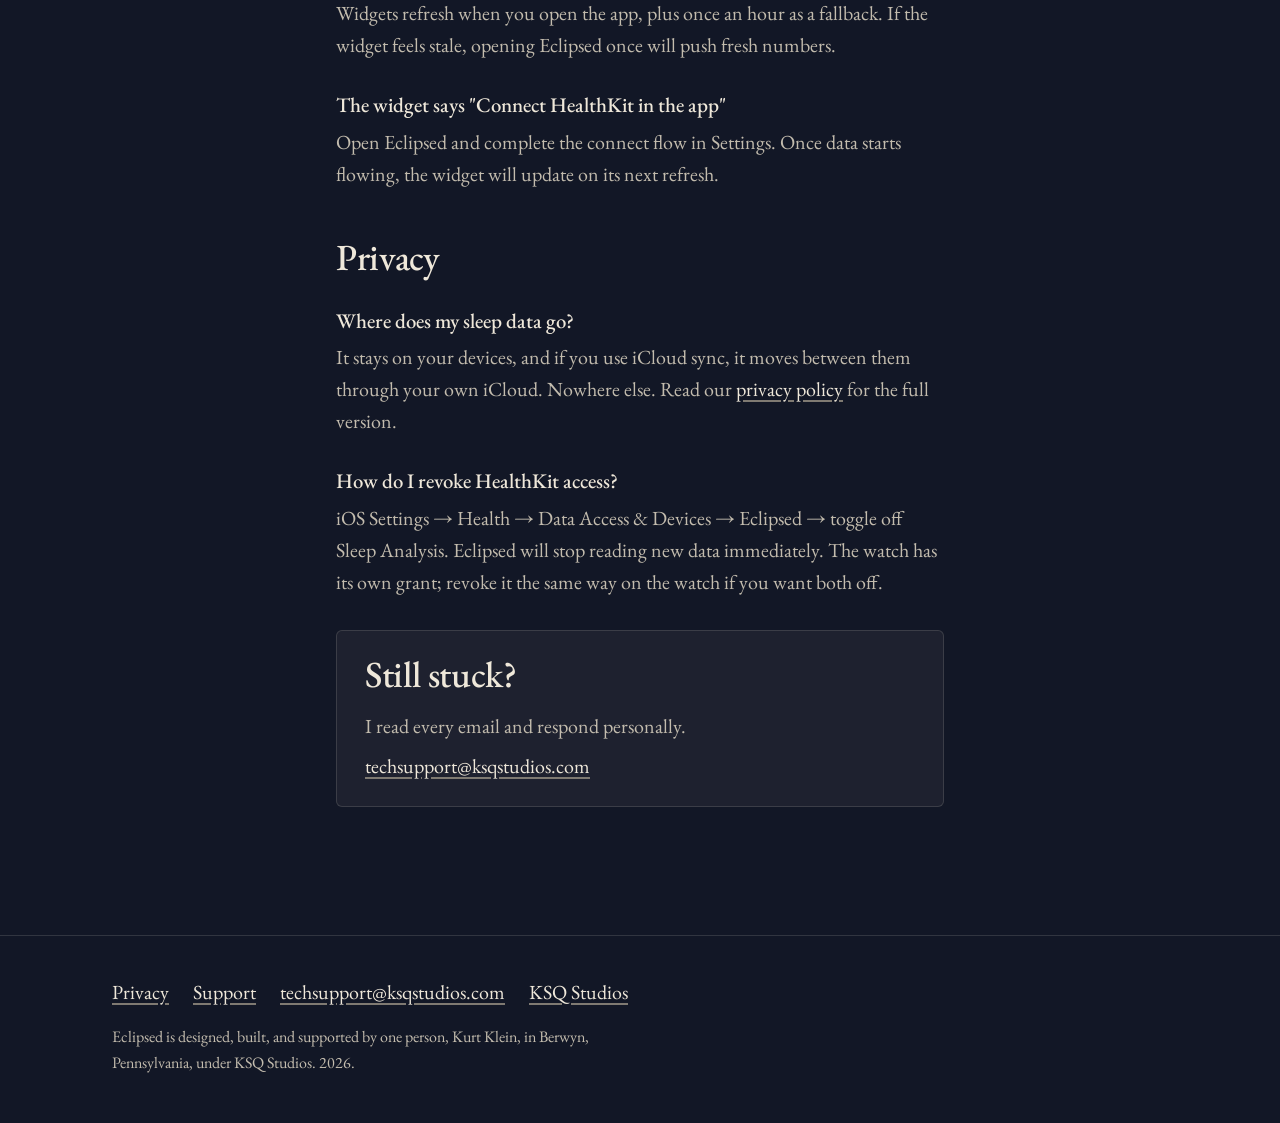
<file: support.html>
<!doctype html>
<html lang="en">
<head>
  <meta charset="utf-8">
  <meta name="viewport" content="width=device-width, initial-scale=1">
  <meta name="theme-color" content="#121726">
  <title>Support, Eclipsed</title>
  <meta name="description" content="Help and support for Eclipsed.">
  <link rel="icon" href="/favicon.svg" type="image/svg+xml">
  <link rel="canonical" href="https://eclipsedsleep.app/support">
  <link rel="preconnect" href="https://fonts.googleapis.com">
  <link rel="preconnect" href="https://fonts.gstatic.com" crossorigin>
  <link href="https://fonts.googleapis.com/css2?family=EB+Garamond:ital,wght@0,400;0,500;0,600;1,400&display=swap" rel="stylesheet">
  <link rel="stylesheet" href="/style.css">
</head>
<body>

<header class="bar">
  <div class="bar-inner">
    <a class="mark" href="/">
      <img src="/favicon.svg" alt="" width="28" height="28">
      Eclipsed
    </a>
    <nav aria-label="Site">
      <a href="/support">Support</a>
      <a class="bar-cta" href="https://apps.apple.com/us/app/eclipsed/id6764891875" rel="noopener">Get Eclipsed</a>
    </nav>
  </div>
</header>

<main class="doc">

  <h1>Support</h1>
  <p class="lead">
    The most common questions and how to fix them. Email reaches a real human.
  </p>

  <h2>Setup</h2>

  <h3>Eclipsed says "No sleep data yet" but I've worn my watch</h3>
  <p>
    Three things to check, in order:
  </p>
  <ol>
    <li>Open <strong>Settings &rarr; Data Source</strong>. If HealthKit shows "Not connected," tap <strong>Connect</strong>.</li>
    <li>If it's already connected, open the iOS Settings app &rarr; Health &rarr; Data Access &amp; Devices &rarr; Eclipsed and confirm <strong>Sleep Analysis</strong> is enabled.</li>
    <li>Open the Health app and confirm sleep records actually exist there. If Health is empty, your watch may not be syncing. That's an Apple Watch issue, not an Eclipsed issue.</li>
  </ol>

  <h3>I changed my target and the numbers look weird</h3>
  <p>
    Eclipsed recomputes the entire 30-day window when you change your target or window size. Pull up Tonight or open Settings and tap <strong>Refresh</strong> if anything looks stuck.
  </p>

  <h2>Apple Watch</h2>

  <h3>The watch app is empty but the iPhone app works</h3>
  <p>
    The watch asks for Health access separately from the iPhone. Granting access
    on the phone does not grant it on the watch. Open Eclipsed on your watch and
    accept the Health prompt there; if a request appears on your iPhone instead,
    approve it from the phone. This is how Apple designed Health permissions,
    and it only needs doing once.
  </p>

  <h3>The watch shows a different number than the phone</h3>
  <p>
    Your iPhone computes the full history and pushes its numbers to the watch,
    so the phone is always the source of truth. If the watch looks behind, open
    Eclipsed on the iPhone once; the fresh numbers reach the watch on the next
    connection between the two devices.
  </p>

  <h3>The complication isn't updating</h3>
  <p>
    Complications refresh on the system's schedule, plus whenever you open the
    watch app. Sleep debt only moves once per night, so a complication that
    matches yesterday evening's number is usually just accurate. If it seems
    genuinely stuck, open the watch app once to force a refresh.
  </p>

  <h2>Sleep Intelligence</h2>

  <h3>I don't see the reflection feature</h3>
  <p>
    Sleep Intelligence requires a device with Apple Intelligence enabled. On
    devices without it, the Reflect entry doesn't appear and everything else in
    Eclipsed works exactly the same.
  </p>

  <h3>How often does it write?</h3>
  <p>
    Every two weeks, covering the nights since the last reflection. It is
    written entirely on your device, and no one else ever sees it.
  </p>

  <h2>iCloud sync</h2>

  <h3>What syncs, and where?</h3>
  <p>
    Your computed history and reflections sync between your devices through
    your own private iCloud database. Nothing passes through any server of
    ours, and no one but your signed-in devices can read it. See the
    <a href="/privacy">privacy policy</a> for the full picture.
  </p>

  <h3>How do I turn sync off?</h3>
  <p>
    iOS Settings &rarr; your Apple Account &rarr; iCloud &rarr; see all apps
    using iCloud &rarr; toggle off Eclipsed. Your local data stays on each
    device; it just stops moving between them.
  </p>

  <h2>Reading the gradient</h2>

  <h3>The five stages</h3>
  <ul>
    <li><strong>Slate:</strong> under 2 hours of debt over your window. You're rested.</li>
    <li><strong>Mist:</strong> 2 to 5 hours. Mild deficit.</li>
    <li><strong>Plum:</strong> 5 to 10 hours. Building up.</li>
    <li><strong>Rust:</strong> 10 to 20 hours. Significant.</li>
    <li><strong>Crimson:</strong> 20+ hours. You've been carrying this for a while.</li>
  </ul>
  <p>
    These thresholds assume the default 14-day window. If you've changed it, the meaning shifts proportionally.
  </p>

  <h3>What's a "gap day"?</h3>
  <p>
    A night where Eclipsed couldn't find any sleep data, usually because you didn't wear your watch. Gap nights show as dimmed chips in the strip and "No data" in History. They contribute zero to your debt total, which is the most honest thing we can do without inventing data.
  </p>

  <h2>Widget</h2>

  <h3>The widget shows old data</h3>
  <p>
    Widgets refresh when you open the app, plus once an hour as a fallback. If the widget feels stale, opening Eclipsed once will push fresh numbers.
  </p>

  <h3>The widget says "Connect HealthKit in the app"</h3>
  <p>
    Open Eclipsed and complete the connect flow in Settings. Once data starts flowing, the widget will update on its next refresh.
  </p>

  <h2>Privacy</h2>

  <h3>Where does my sleep data go?</h3>
  <p>
    It stays on your devices, and if you use iCloud sync, it moves between them
    through your own iCloud. Nowhere else. Read our <a href="/privacy">privacy
    policy</a> for the full version.
  </p>

  <h3>How do I revoke HealthKit access?</h3>
  <p>
    iOS Settings &rarr; Health &rarr; Data Access &amp; Devices &rarr; Eclipsed &rarr; toggle off Sleep Analysis. Eclipsed will stop reading new data immediately. The watch has its own grant; revoke it the same way on the watch if you want both off.
  </p>

  <div class="contact-card">
    <h2>Still stuck?</h2>
    <p>I read every email and respond personally.</p>
    <a href="mailto:techsupport@ksqstudios.com">techsupport@ksqstudios.com</a>
  </div>
</main>

<footer class="foot">
  <div class="foot-inner">
    <nav aria-label="Footer">
      <a href="/privacy">Privacy</a>
      <a href="/support">Support</a>
      <a href="mailto:techsupport@ksqstudios.com">techsupport@ksqstudios.com</a>
      <a href="https://ksqstudios.com">KSQ Studios</a>
    </nav>
    <p>Eclipsed is designed, built, and supported by one person, Kurt Klein, in Berwyn, Pennsylvania, under KSQ Studios. 2026.</p>
  </div>
</footer>

</body>
</html>
</file>
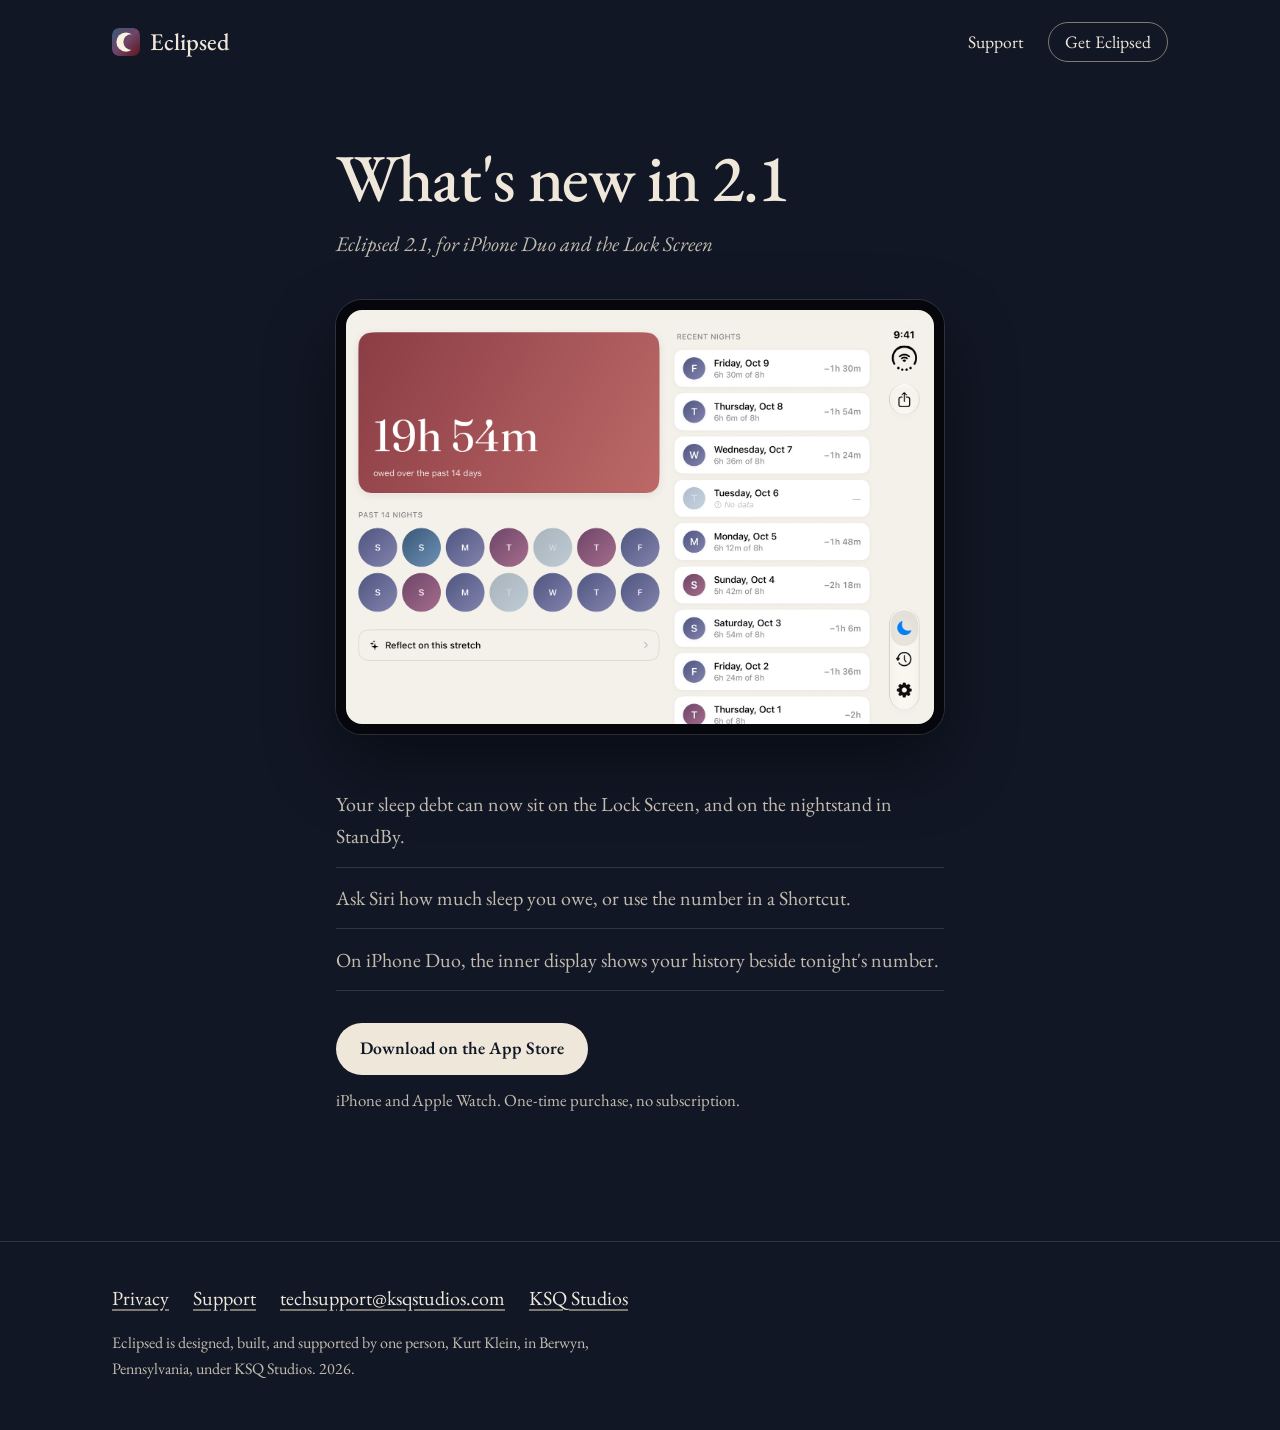
<file: event/duo.html>
<!doctype html>
<html lang="en">
<head>
  <meta charset="utf-8">
  <meta name="viewport" content="width=device-width, initial-scale=1, viewport-fit=cover">
  <meta name="theme-color" content="#121726">
  <title>What's new in 2.1 · Eclipsed</title>
  <meta name="description" content="Eclipsed 2.1: your sleep debt on the Lock Screen and in StandBy, from Siri and Shortcuts, and on iPhone Duo.">
  <link rel="icon" href="/favicon.svg" type="image/svg+xml">
  <link rel="apple-touch-icon" href="/apple-touch-icon.png">
  <link rel="canonical" href="https://eclipsedsleep.app/event/duo">
  <link rel="preconnect" href="https://fonts.googleapis.com">
  <link rel="preconnect" href="https://fonts.gstatic.com" crossorigin>
  <link href="https://fonts.googleapis.com/css2?family=EB+Garamond:ital,wght@0,400;0,500;0,600;1,400&display=swap" rel="stylesheet">
  <link rel="stylesheet" href="/style.css">
  <!--
    Fallback for the App Store In-App Event link. With Eclipsed installed,
    https://eclipsedsleep.app/event/duo (or the .com) opens the app's
    What's New sheet instead of this page; the AASA file claims /event/*.
    Same lines as WhatsNewSheet.swift, so keep the two in step.
    Must be live BEFORE the event's start date.
    Deliberately left out of sitemap.xml: it is a landing for one link.
  -->
</head>
<body>

<header class="bar">
  <div class="bar-inner">
    <a class="mark" href="/">
      <img src="/favicon.svg" alt="" width="28" height="28">
      Eclipsed
    </a>
    <nav aria-label="Site">
      <a href="/support">Support</a>
      <a class="bar-cta" href="https://apps.apple.com/us/app/eclipsed/id6764891875" rel="noopener">Get Eclipsed</a>
    </nav>
  </div>
</header>

<main class="doc">

  <h1>What's new in 2.1</h1>
  <p class="updated">Eclipsed 2.1, for iPhone Duo and the Lock Screen</p>
  <img class="device" src="/screenshots/duo-tonight.png" alt="Eclipsed on the unfolded iPhone Duo: 19h 54m owed with the past 14 nights on the left, recent nights listed on the right." width="1600" height="1125">

  <ul class="event-list">
    <li>Your sleep debt can now sit on the Lock Screen, and on the nightstand in StandBy.</li>
    <li>Ask Siri how much sleep you owe, or use the number in a Shortcut.</li>
    <li>On iPhone Duo, the inner display shows your history beside tonight's number.</li>
  </ul>

  <p class="buy">
    <a class="button" href="https://apps.apple.com/us/app/eclipsed/id6764891875" rel="noopener">Download on the App Store</a>
    <span>iPhone and Apple Watch. One-time purchase, no subscription.</span>
  </p>
</main>

<footer class="foot">
  <div class="foot-inner">
    <nav aria-label="Footer">
      <a href="/privacy">Privacy</a>
      <a href="/support">Support</a>
      <a href="mailto:techsupport@ksqstudios.com">techsupport@ksqstudios.com</a>
      <a href="https://ksqstudios.com">KSQ Studios</a>
    </nav>
    <p>Eclipsed is designed, built, and supported by one person, Kurt Klein, in Berwyn, Pennsylvania, under KSQ Studios. 2026.</p>
  </div>
</footer>

</body>
</html>
</file>
<file: style.css>
/*
  eclipsedsleep.app

  A night sky. The hero is a lunar eclipse: the earth's shadow crosses the
  moon and turns it red, which is what the app's five stages do as sleep
  debt builds, slate to crimson. The page's sky deepens toward crimson-black
  as you scroll. Recent nights are set as an almanac table, each night a
  small moon eclipsed by what it owed.

  EB Garamond, the typeface of almanacs and ephemerides, is the only face.

  No analytics. The privacy policy says the site collects nothing, so keep
  it that way.
*/

:root {
  --sky: #121726;
  --panel: rgba(239, 232, 218, 0.05);
  --moon: #efe8da;
  --moon-soft: #c3bcae;
  --moon-dim: #7f7a72;
  --rule: rgba(239, 232, 218, 0.14);

  /* The app's five stages, slate to crimson. */
  --slate: #4e7398;
  --mist: #6a6c99;
  --plum: #8a5a7d;
  --rust: #a24f55;
  --crimson: #7a1c21;
  --rust-shadow: #8b3d45;

  --serif: "EB Garamond", "Iowan Old Style", "Apple Garamond", Garamond, Georgia, serif;

  --page: 72rem;
  --measure: 34rem;
  --gutter: clamp(1.25rem, 4vw, 3rem);
  --space: clamp(4.5rem, 10vw, 8rem);

  color-scheme: dark;
}

*, *::before, *::after { box-sizing: border-box; }

html { -webkit-text-size-adjust: 100%; background: var(--sky); }

body {
  margin: 0;
  background: var(--sky);
  color: var(--moon);
  font-family: var(--serif);
  font-size: 1.25rem;
  line-height: 1.6;
  -webkit-font-smoothing: antialiased;
}

img { max-width: 100%; height: auto; display: block; }

a { color: var(--moon); text-decoration-color: var(--moon-dim); text-underline-offset: 0.2em; }
a:hover { text-decoration-color: var(--moon); }

:focus-visible { outline: 2px solid var(--moon); outline-offset: 4px; border-radius: 3px; }

h1, h2, h3 { font-weight: 500; margin: 0; text-wrap: balance; }

h2 {
  font-size: clamp(2.2rem, 4.4vw, 3.4rem);
  line-height: 1.05;
  letter-spacing: -0.01em;
}

h3 { font-size: 1.45rem; line-height: 1.2; }

p { margin: 0 0 1rem; }

.visually-hidden {
  position: absolute; width: 1px; height: 1px; overflow: hidden;
  clip: rect(0 0 0 0); white-space: nowrap;
}

.button {
  display: inline-block;
  background: var(--moon);
  color: var(--sky);
  font-weight: 600;
  font-size: 1.1rem;
  text-decoration: none;
  padding: 0.7rem 1.5rem 0.75rem;
  border-radius: 999px;
}

.button:hover { background: #fff; }

.buy {
  display: flex;
  flex-wrap: wrap;
  align-items: center;
  gap: 0.75rem 1.25rem;
  margin-top: 2rem;
}

.buy span { color: var(--moon-soft); font-size: 1.05rem; }

/* ---------- Bar ---------- */

.bar { position: absolute; inset: 0 0 auto; z-index: 2; }

.bar-inner {
  max-width: var(--page);
  margin: 0 auto;
  padding: 1.4rem var(--gutter);
  display: flex;
  justify-content: space-between;
  align-items: center;
  gap: 1rem;
}

.mark {
  display: inline-flex;
  align-items: center;
  gap: 0.6rem;
  font-size: 1.5rem;
  font-weight: 500;
  text-decoration: none;
}

.mark img { border-radius: 7px; }

.bar nav { display: flex; align-items: center; gap: 1.5rem; font-size: 1.1rem; }
.bar nav a { text-decoration: none; }
.bar nav a:hover { text-decoration: underline; }
.bar-cta { border: 1px solid var(--moon-dim); padding: 0.3rem 1rem; border-radius: 999px; }

/* ---------- Hero ---------- */

.hero { position: relative; overflow: hidden; }

.stars {
  position: absolute;
  inset: 0;
  width: 100%;
  height: 100%;
}

.hero-inner {
  position: relative;
  max-width: var(--page);
  margin: 0 auto;
  padding: clamp(7rem, 13vw, 10rem) var(--gutter) clamp(3rem, 7vw, 5rem);
  display: grid;
  grid-template-columns: minmax(0, 1fr) minmax(0, 1fr);
  gap: 2.5rem clamp(2rem, 6vw, 5rem);
  align-items: center;
}

.hero h1 {
  font-size: clamp(2.9rem, 6.4vw, 5.4rem);
  line-height: 0.98;
  letter-spacing: -0.02em;
  font-weight: 500;
}

.lede {
  margin-top: 1.75rem;
  font-size: 1.35rem;
  color: var(--moon-soft);
  max-width: var(--measure);
}

.eclipse { margin: 0; }

.eclipse svg { width: 100%; max-width: 30rem; display: block; margin: 0 auto; overflow: visible; }

.eclipse .shadow {
  animation: totality 3.2s cubic-bezier(.35, .1, .25, 1) 0.4s both;
}

@keyframes totality {
  from { transform: translateX(260px); }
  to { transform: none; }
}

.eclipse figcaption {
  max-width: 24rem;
  margin: 1.25rem auto 0;
  text-align: center;
  color: var(--moon-soft);
  font-size: 1.1rem;
  line-height: 1.45;
}

.eclipse-figure {
  display: block;
  font-size: 2.6rem;
  line-height: 1.1;
  color: var(--moon);
  font-variant-numeric: lining-nums;
}

/* ---------- Sections ---------- */

main > section:not(.hero) {
  max-width: var(--page);
  margin: 0 auto;
  padding: var(--space) var(--gutter) 0;
}

/* ---------- Almanac ---------- */

.almanac {
  display: grid;
  grid-template-columns: minmax(0, 1fr) minmax(0, 1.15fr);
  gap: 2.5rem clamp(2rem, 6vw, 5rem);
  align-items: start;
}

.almanac-copy h2 { margin-bottom: 1.5rem; }
.almanac-copy p { max-width: var(--measure); color: var(--moon-soft); }

.ledger { margin: 0; overflow-x: auto; }

.ledger table {
  width: 100%;
  border-collapse: collapse;
  font-variant-numeric: lining-nums tabular-nums;
}

.ledger caption {
  text-align: left;
  font-style: italic;
  color: var(--moon-soft);
  padding-bottom: 0.75rem;
}

.ledger th,
.ledger td {
  text-align: left;
  font-weight: 400;
  padding: 0.55rem 0.75rem 0.55rem 0;
  border-bottom: 1px solid var(--rule);
  white-space: nowrap;
}

.ledger thead th { font-size: 1rem; color: var(--moon-soft); border-bottom-color: var(--moon-dim); }
.ledger td:nth-child(3) { color: #e3a8a4; }
.ledger td:last-child { width: 2.75rem; padding-right: 0; }
.ledger .no-data td, .ledger .no-data th { color: var(--moon-dim); }

.night-moon { width: 2.25rem; height: 2.25rem; display: block; }

/* ---------- Stages ---------- */

.stages-lede { max-width: var(--measure); color: var(--moon-soft); margin-top: 1.25rem; }

.stage-list {
  list-style: none;
  margin: 3rem 0 0;
  padding: 0;
  display: grid;
  grid-template-columns: repeat(5, minmax(0, 1fr));
  gap: clamp(0.75rem, 2.5vw, 2rem);
}

.stage-list li { text-align: center; }
.stage-list svg { width: 100%; max-width: 9rem; margin: 0 auto; display: block; }
.stage-name { margin: 0.9rem 0 0; font-size: 1.35rem; }
.stage-note { margin: 0.1rem 0 0; font-size: 1rem; color: var(--moon-soft); font-style: italic; }

.stage-list.is-waiting .umbra { transform: translateX(var(--travel)); }

.stage-list.is-turning .umbra {
  animation: stage-turn 1.1s cubic-bezier(.35, .1, .25, 1) both;
  animation-delay: calc(var(--i) * 0.28s);
}

.stage-list li .umbra { --i: inherit; }

@keyframes stage-turn {
  from { transform: translateX(var(--travel)); }
  to { transform: none; }
}

/* ---------- Places ---------- */

.places-grid {
  display: grid;
  grid-template-columns: repeat(4, minmax(0, 1fr));
  gap: 2.5rem clamp(1rem, 2.5vw, 2rem);
  margin-top: 3rem;
}

.place { margin: 0; }
.place img { border-radius: clamp(16px, 2.2vw, 30px); }
.place figcaption { margin-top: 0.9rem; font-size: 1.05rem; color: var(--moon-soft); line-height: 1.4; }
.place--wide { grid-column: span 2; }
.place--wide img { border-radius: 18px; }
.place--text { grid-column: span 2; align-self: center; }
.place--text h3 { margin-bottom: 0.4rem; }
.place--text p { color: var(--moon-soft); max-width: 26rem; }
.place--text h3 + p { margin-bottom: 1.5rem; }

/* ---------- Reflection and Duo ---------- */

.reflect,
.unfold {
  display: grid;
  grid-template-columns: minmax(0, 1fr) minmax(0, 1.5fr);
  gap: 2.5rem clamp(2rem, 6vw, 5rem);
  align-items: center;
}

.unfold { grid-template-columns: minmax(0, 1.5fr) minmax(0, 1fr); }

.reflect-copy h2,
.unfold-copy h2 { margin-bottom: 1.25rem; }
.reflect-copy p,
.unfold-copy p { color: var(--moon-soft); max-width: var(--measure); }

.device {
  border: 10px solid #05070d;
  border-radius: 26px;
  box-shadow: 0 0 0 1px var(--rule), 0 30px 70px rgba(0, 0, 0, 0.45);
}

/* ---------- Yours ---------- */

.yours { text-align: center; }
.yours p { max-width: var(--measure); margin-left: auto; margin-right: auto; color: var(--moon-soft); }
.yours .buy { justify-content: center; }

.yours-line {
  font-size: clamp(3.5rem, 9vw, 6.5rem);
  line-height: 1;
  color: var(--moon) !important;
  margin: 1rem auto 1.5rem !important;
}

/* ---------- Footer ---------- */

.foot { margin-top: var(--space); border-top: 1px solid var(--rule); }

.foot-inner {
  max-width: var(--page);
  margin: 0 auto;
  padding: 2.5rem var(--gutter) 3rem;
}

.foot nav { display: flex; flex-wrap: wrap; gap: 0.5rem 1.5rem; margin-bottom: 1rem; }
.foot p { margin: 0; font-size: 1rem; color: var(--moon-soft); max-width: var(--measure); }

/* ---------- Document pages: privacy, support, event ---------- */

.doc {
  max-width: 44rem;
  margin: 0 auto;
  padding: clamp(7rem, 12vw, 9rem) var(--gutter) 0;
}

.doc h1 { font-size: clamp(2.8rem, 6vw, 4.2rem); line-height: 1; letter-spacing: -0.02em; }
.doc h2 { font-size: clamp(1.8rem, 3vw, 2.3rem); margin: 3rem 0 1rem; }
.doc h3 { font-size: 1.3rem; margin: 2rem 0 0.5rem; }
.doc p, .doc li { color: var(--moon-soft); }
.doc strong { color: var(--moon); font-weight: 600; }
.doc .updated, .doc .lead { margin-top: 1rem; font-size: 1.3rem; }
.doc .updated { font-style: italic; }
.doc ol, .doc ul { padding-left: 1.3rem; }
.doc li { margin-bottom: 0.5rem; }

.doc .tldr,
.doc .contact-card {
  background: var(--panel);
  border: 1px solid var(--rule);
  border-radius: 6px;
  padding: 1.5rem 1.75rem;
  margin: 2rem 0;
}

.doc .tldr p, .doc .contact-card p { margin-bottom: 0.5rem; }
.doc .contact-card h2 { margin-top: 0; }

.doc .event-moon { width: 7rem; margin: 2rem 0 0.5rem; }
.doc .device { margin: 2.5rem 0; }
.doc .event-list { padding-left: 0; list-style: none; }
.doc .event-list li { padding: 0.9rem 0; border-bottom: 1px solid var(--rule); margin: 0; }

/* ---------- Small screens ---------- */

@media (max-width: 56rem) {
  .hero-inner,
  .almanac,
  .reflect,
  .unfold { grid-template-columns: minmax(0, 1fr); }

  .eclipse { order: -1; }
  .eclipse svg { max-width: 18rem; }

  .unfold .device { order: 1; }

  .stage-list { grid-template-columns: repeat(5, minmax(0, 1fr)); gap: 0.5rem; }
  .stage-name { font-size: 1.05rem; }
  .stage-note { display: none; }

  .places-grid { grid-template-columns: repeat(2, minmax(0, 1fr)); }
  .place--wide, .place--text { grid-column: 1 / -1; }

  .device { border-width: 6px; border-radius: 16px; }
}

@media (prefers-reduced-motion: reduce) {
  .eclipse .shadow { animation: none; }
}
</file>
